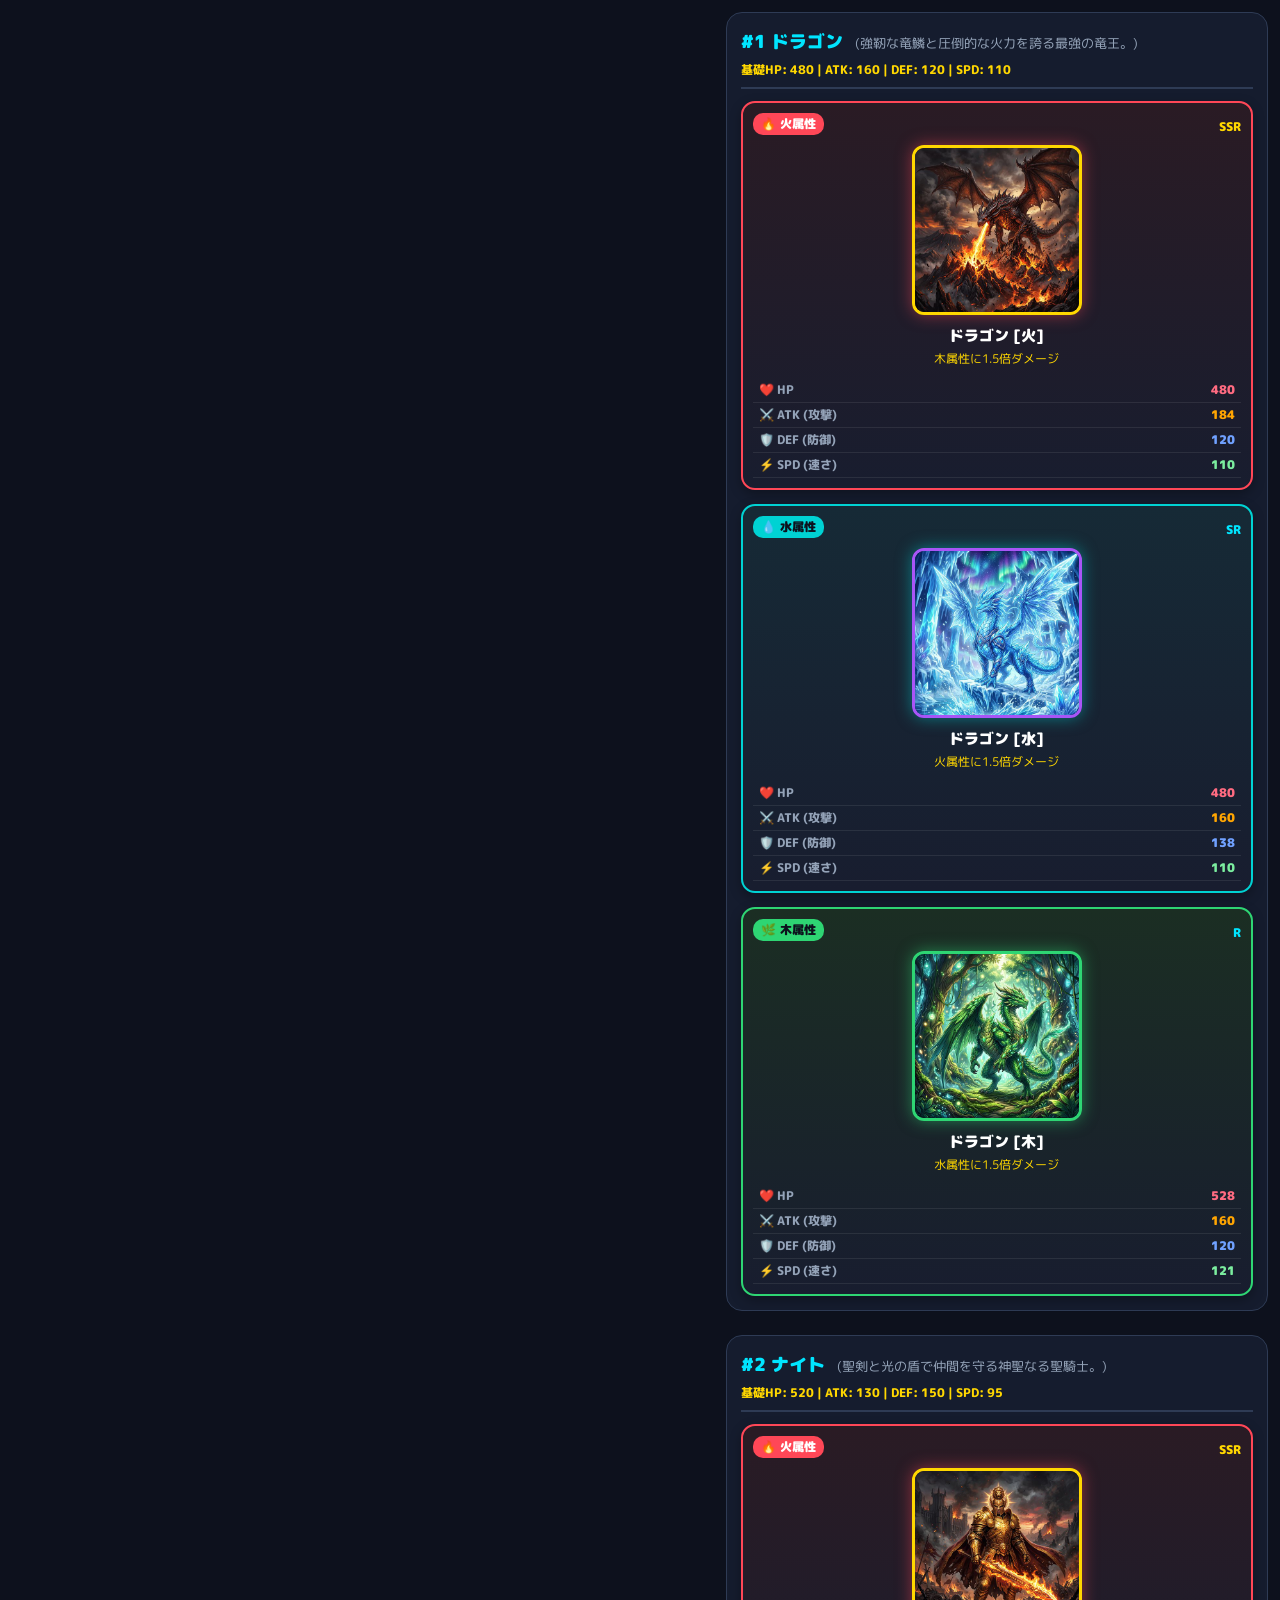
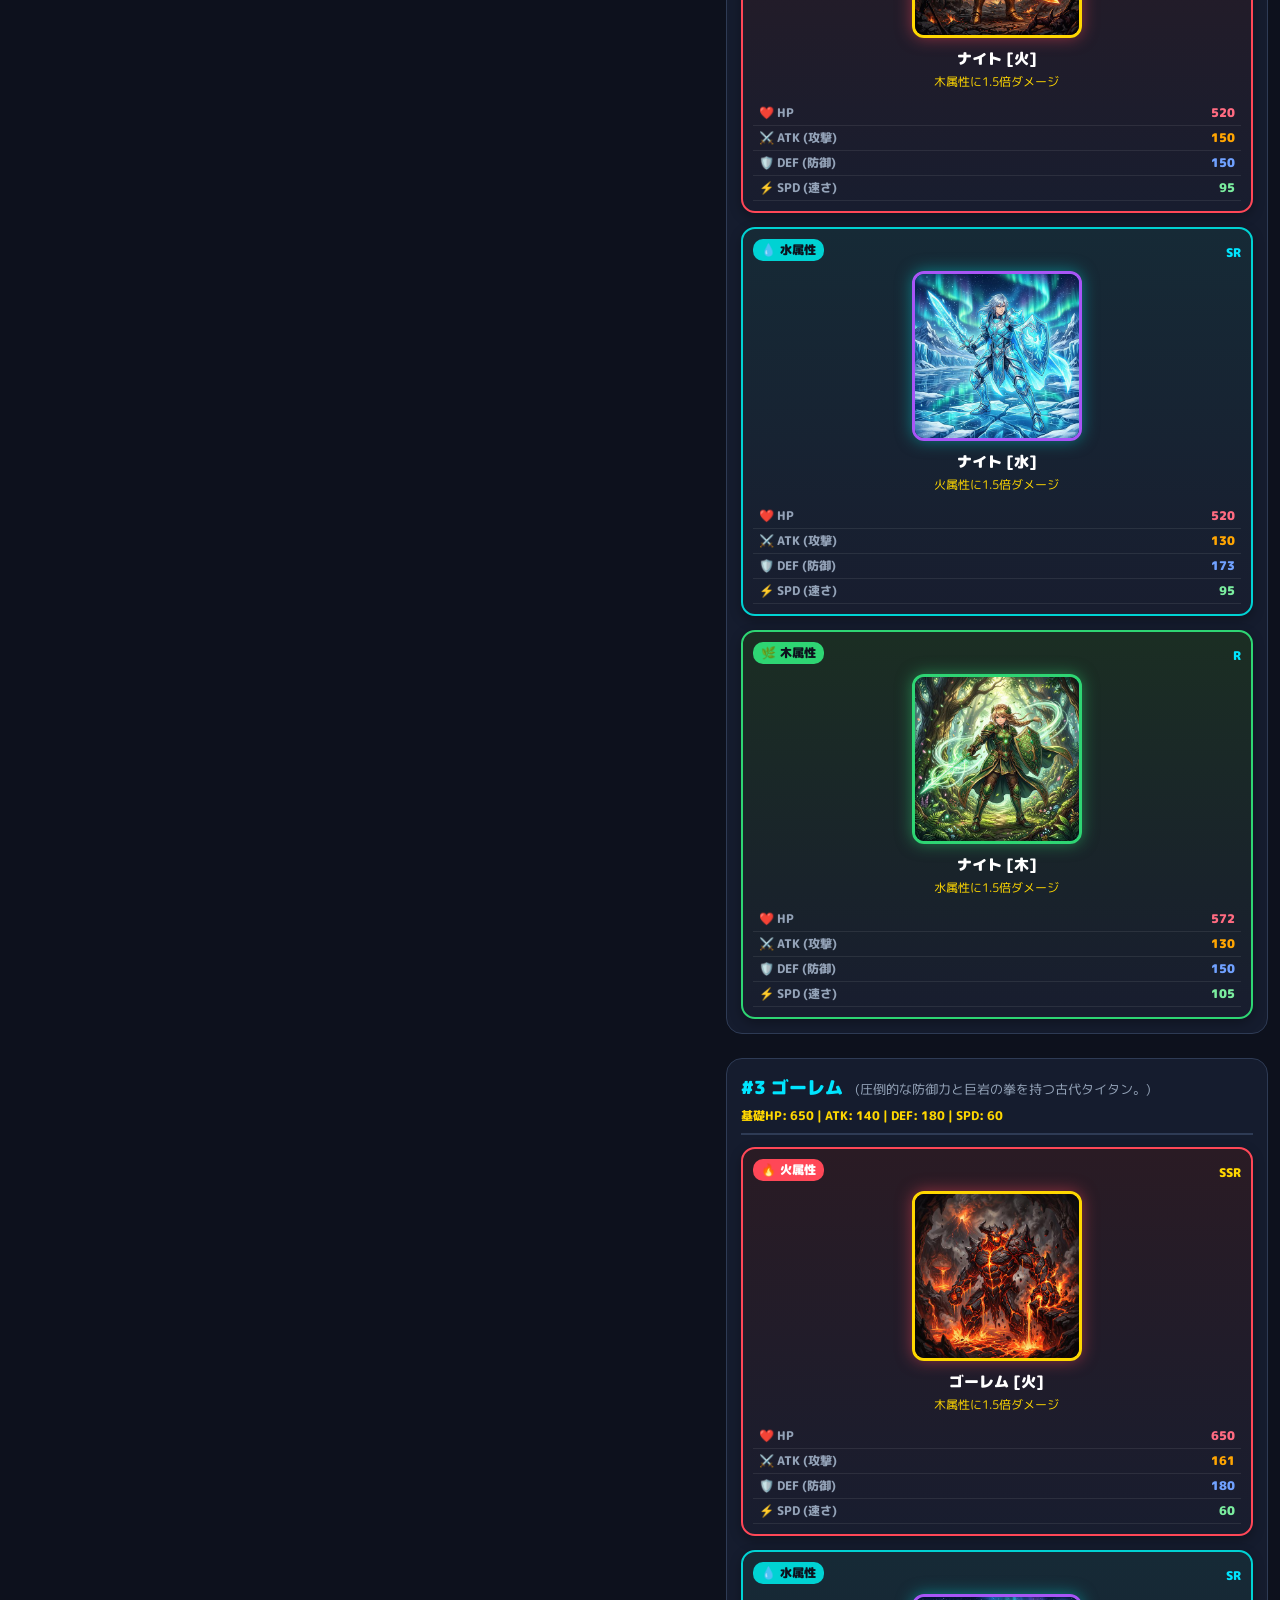
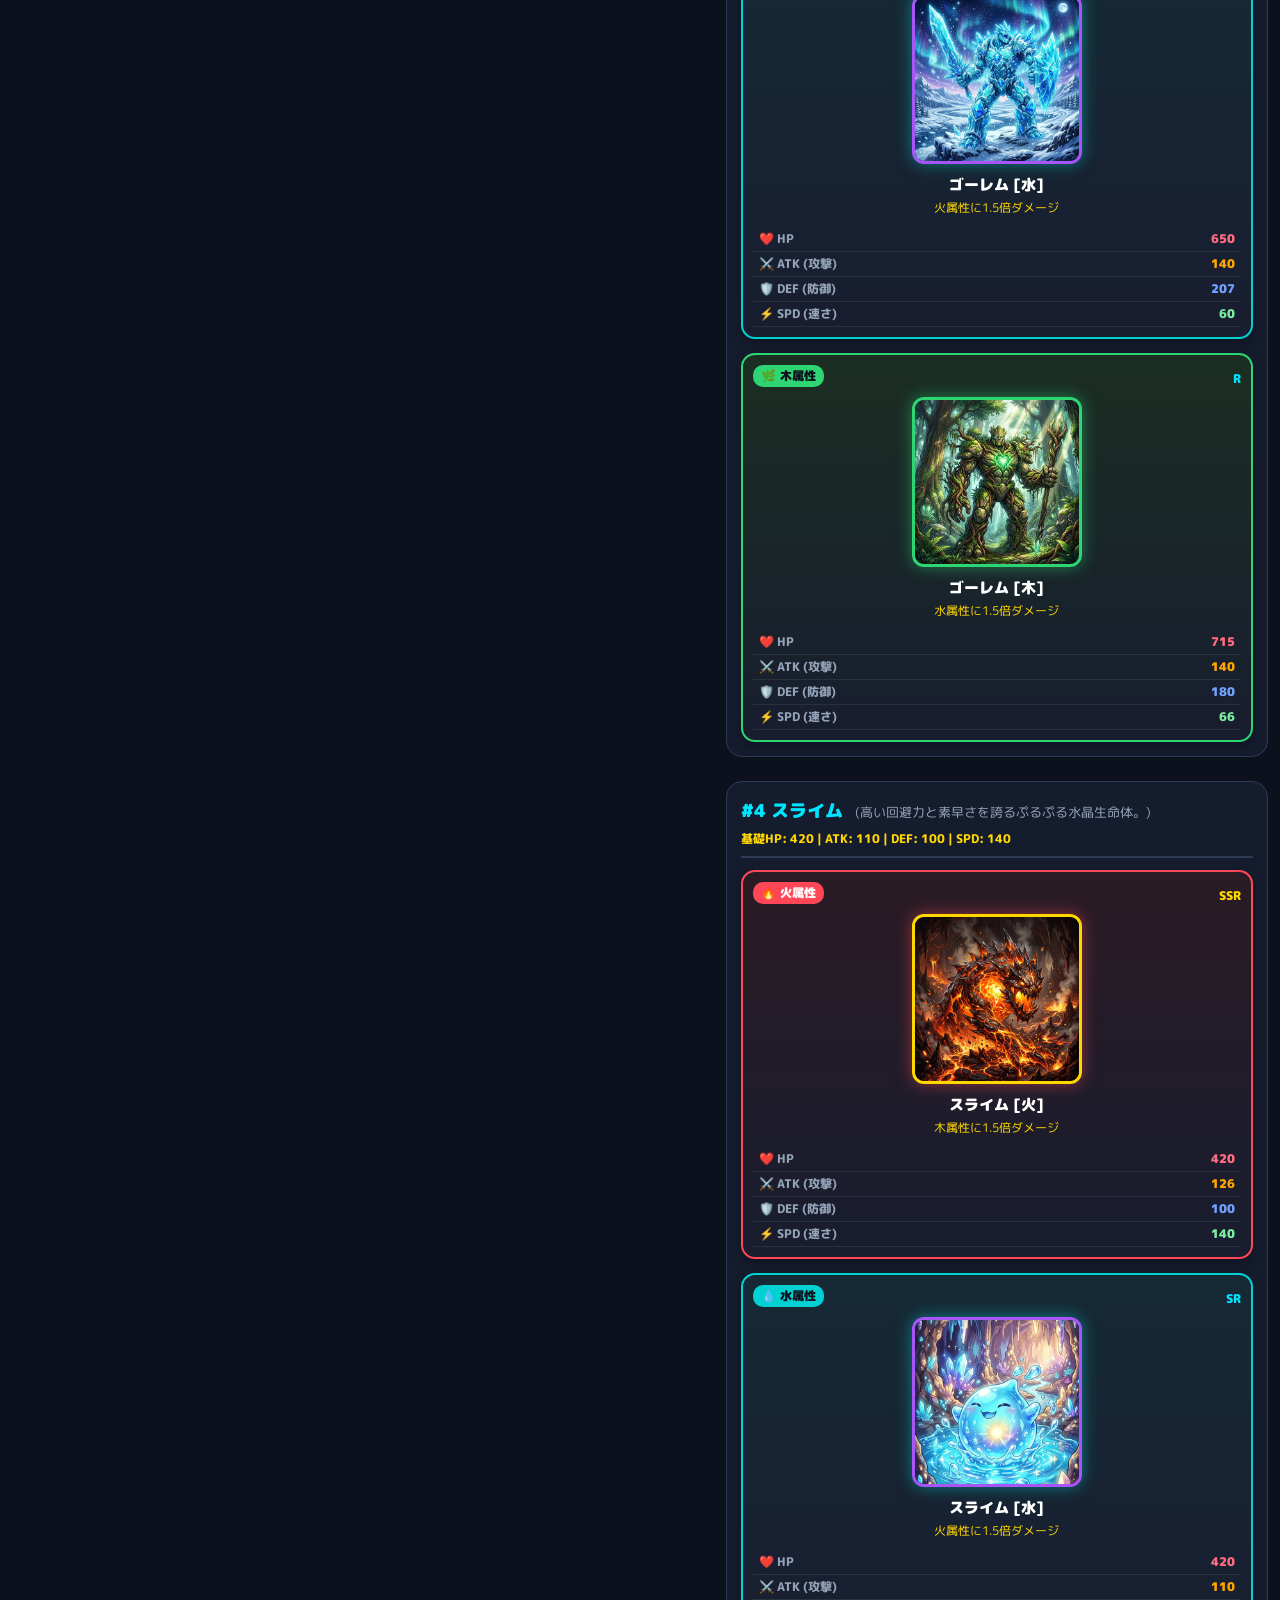
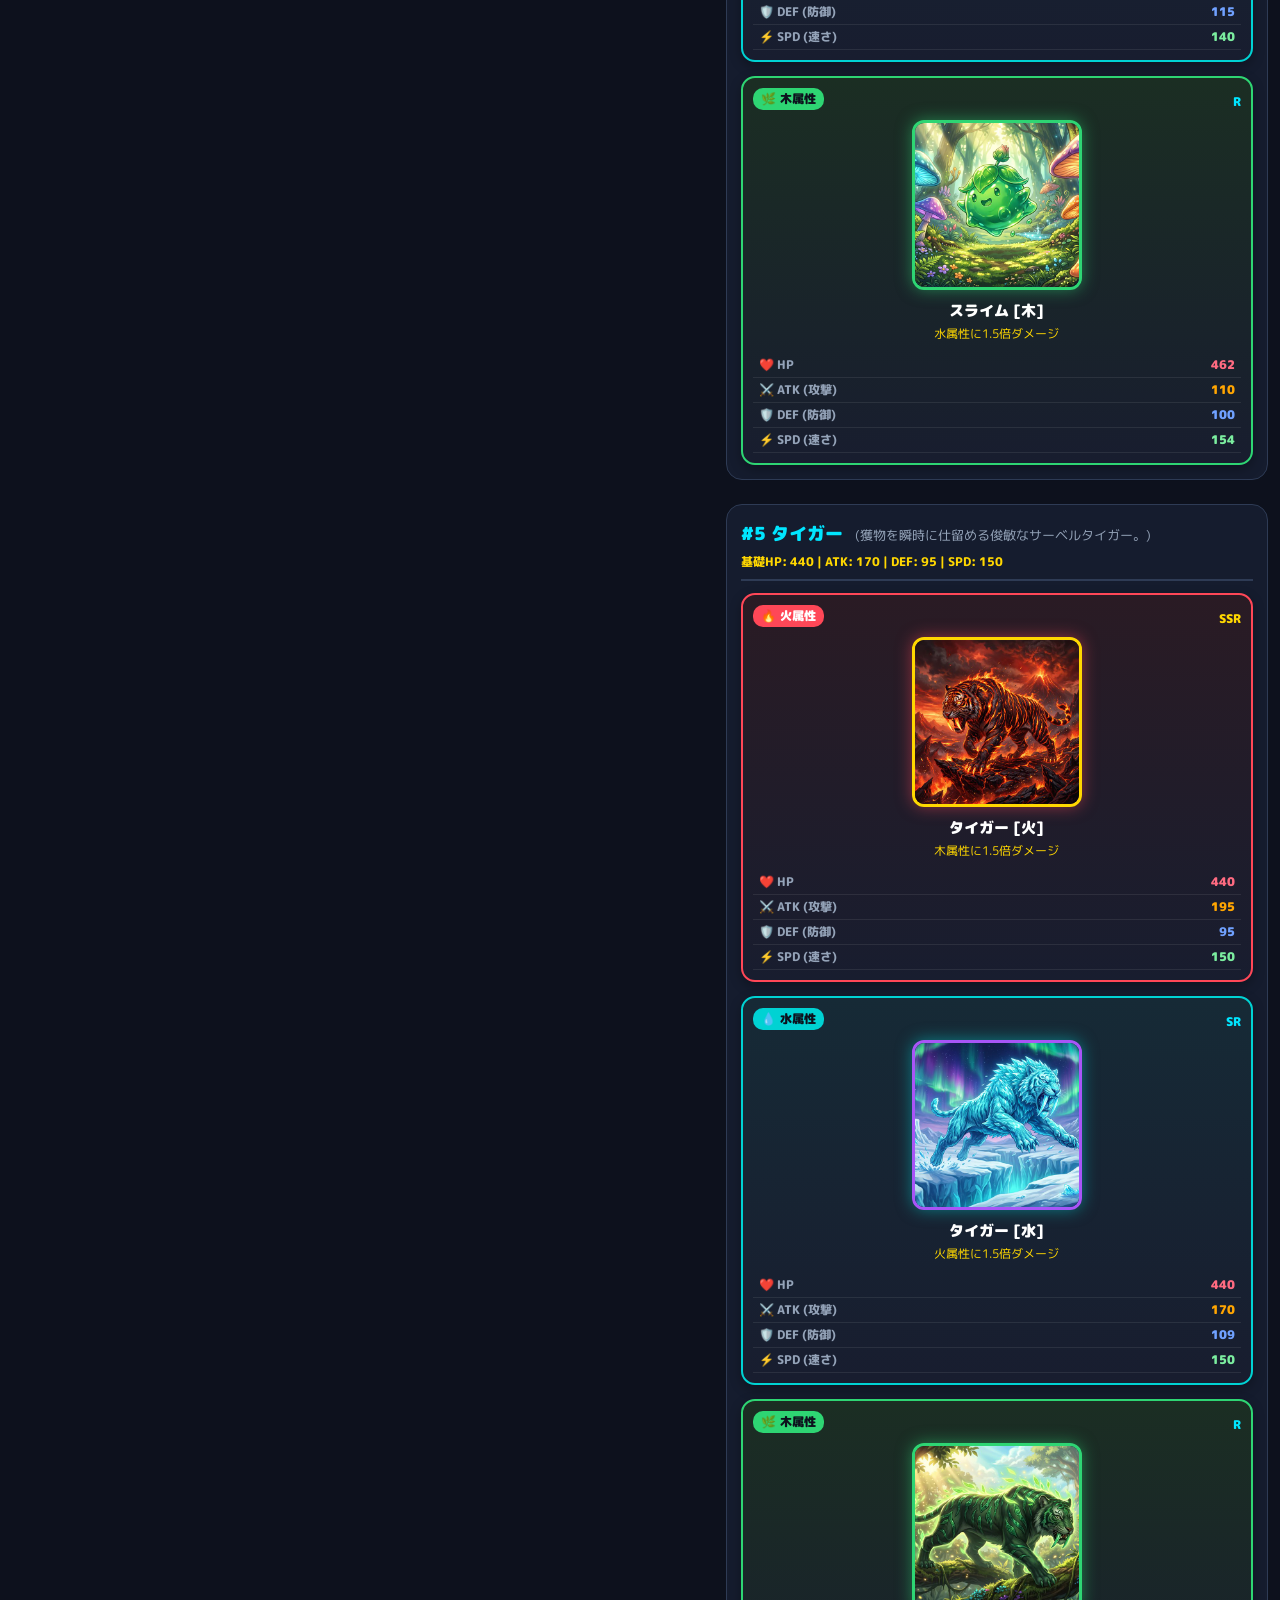
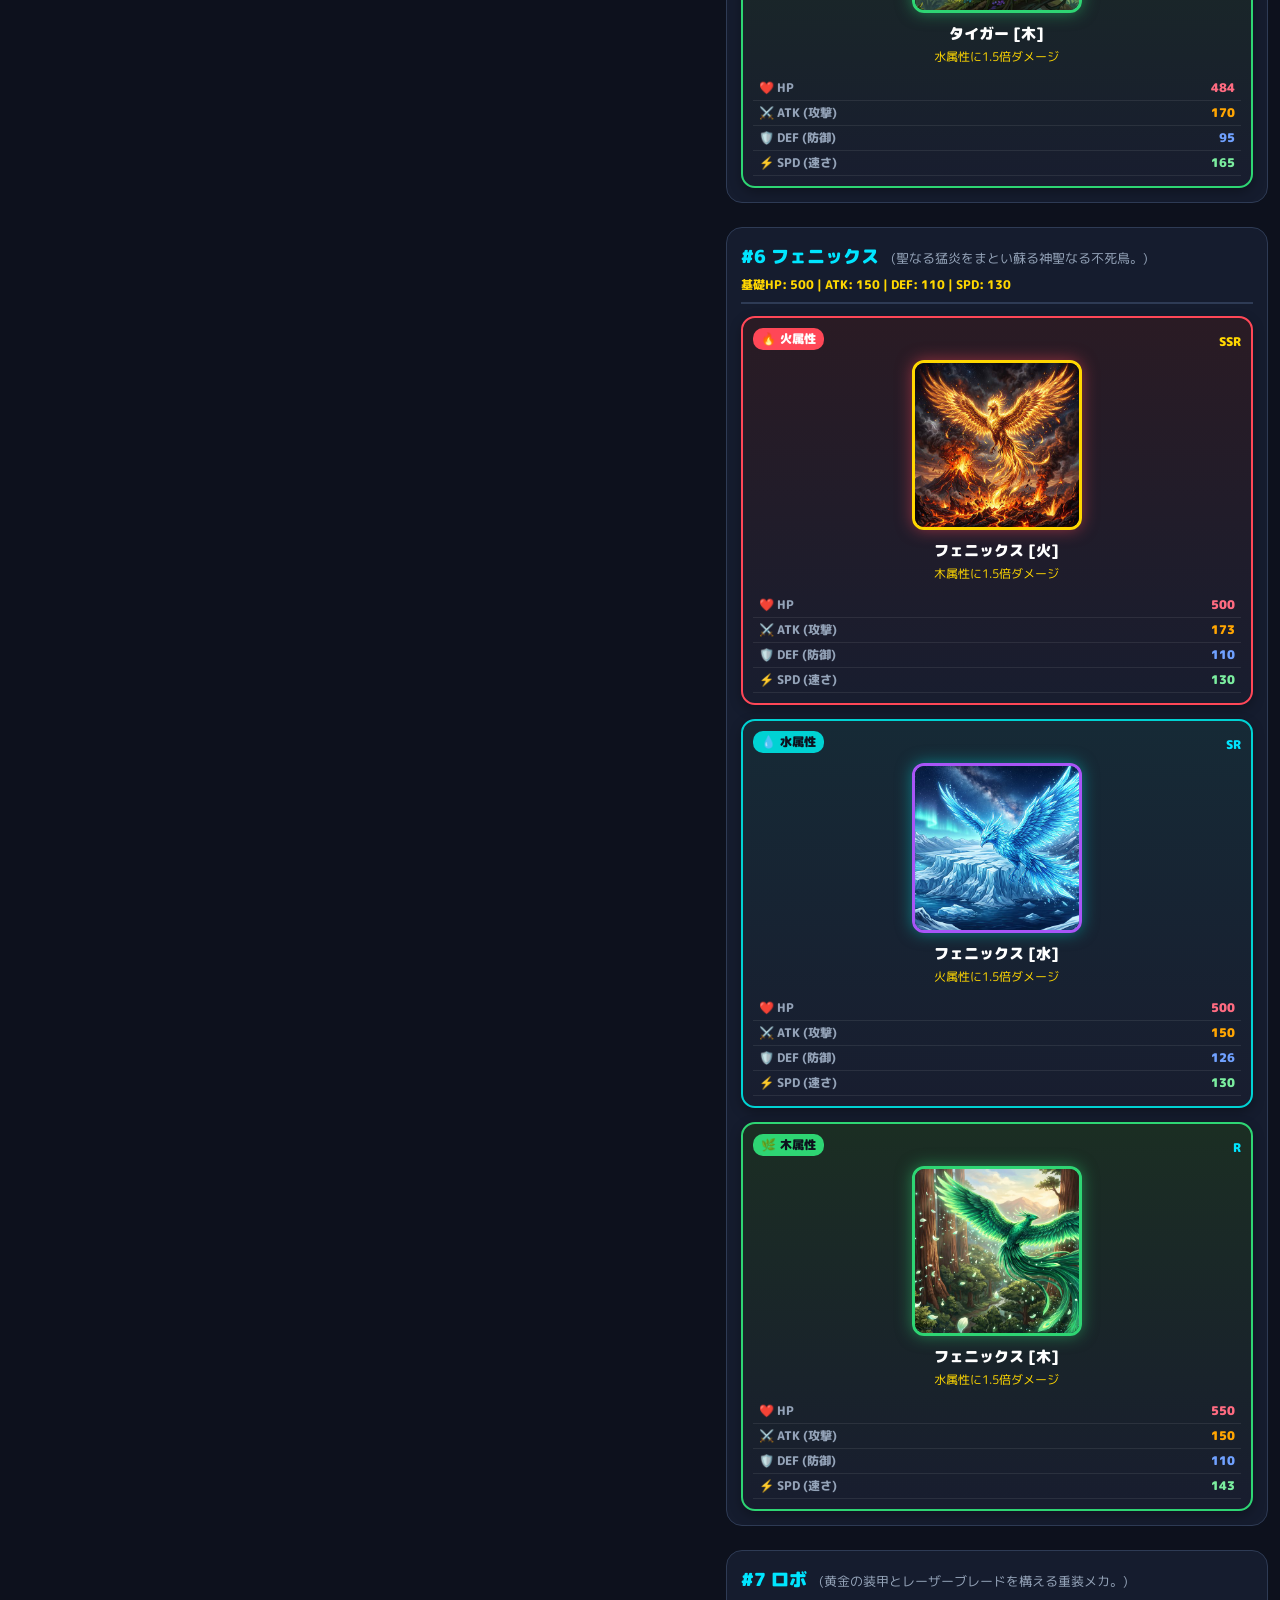
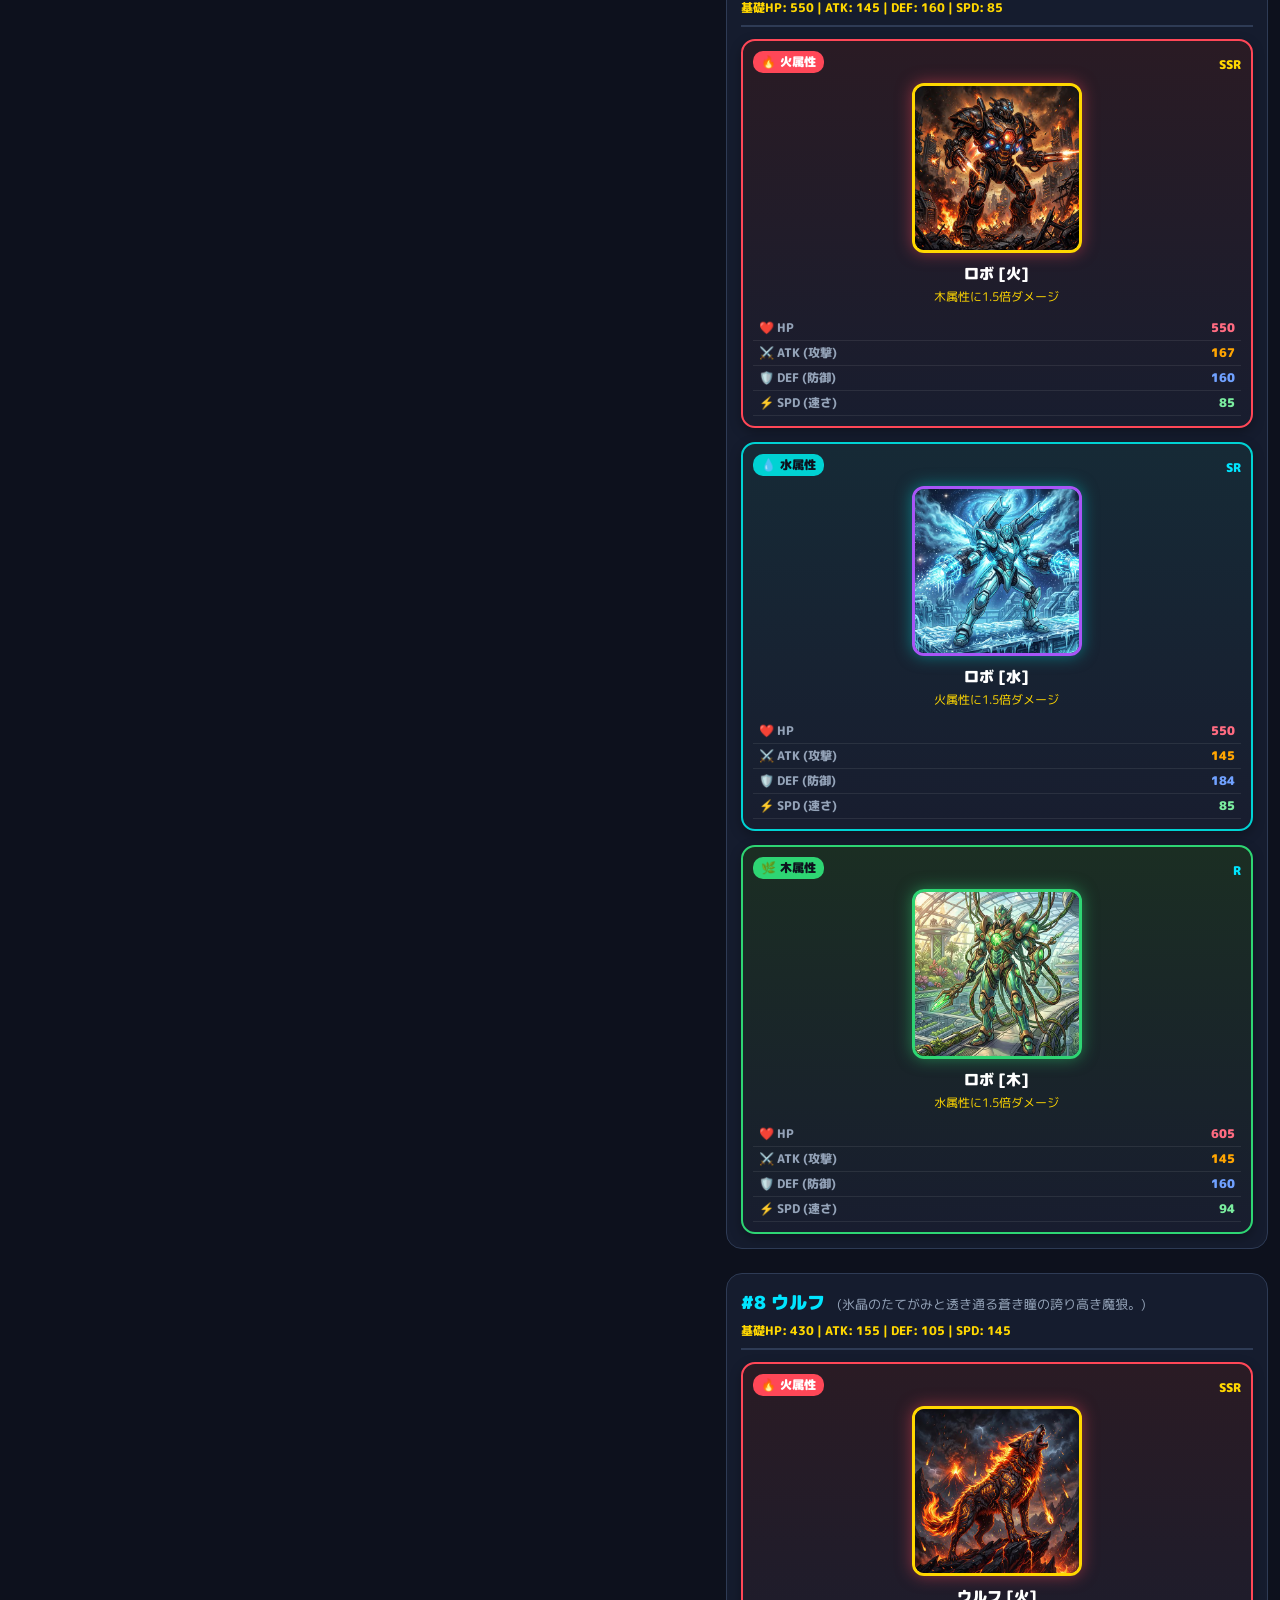
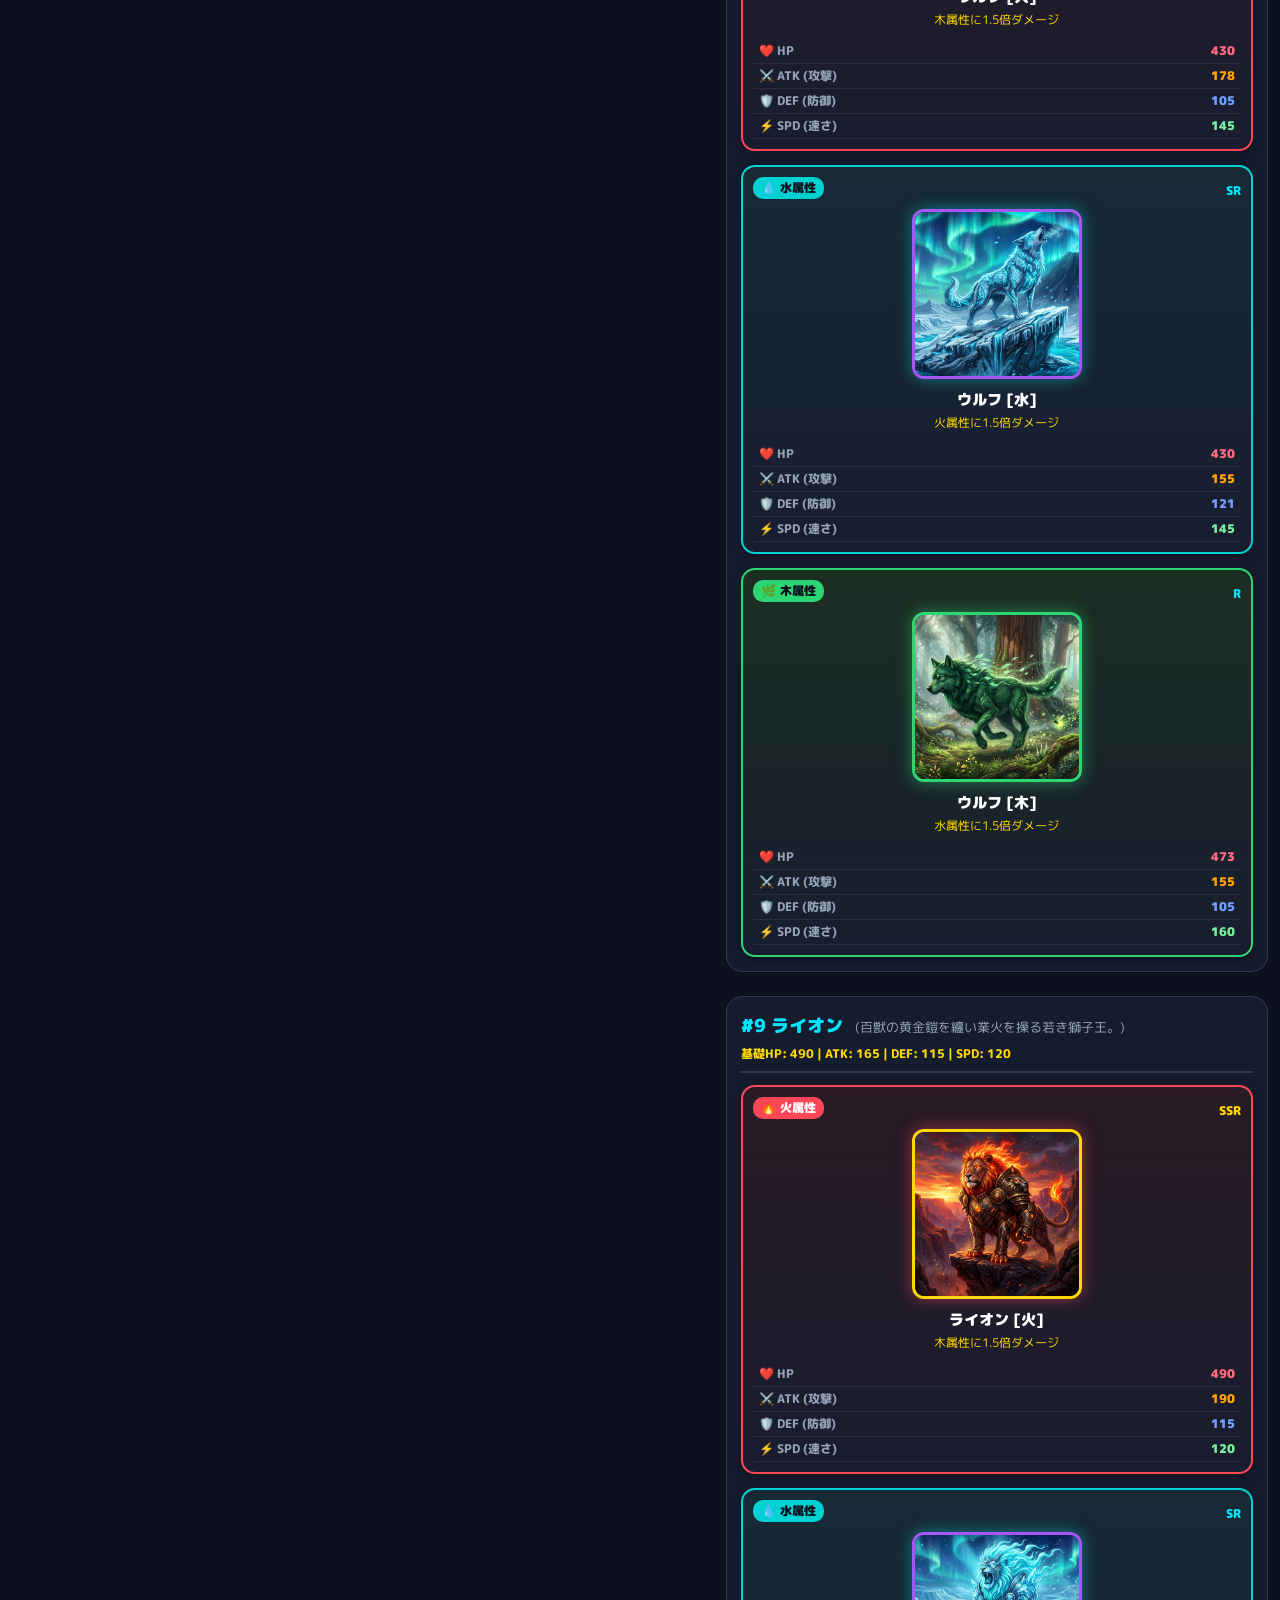
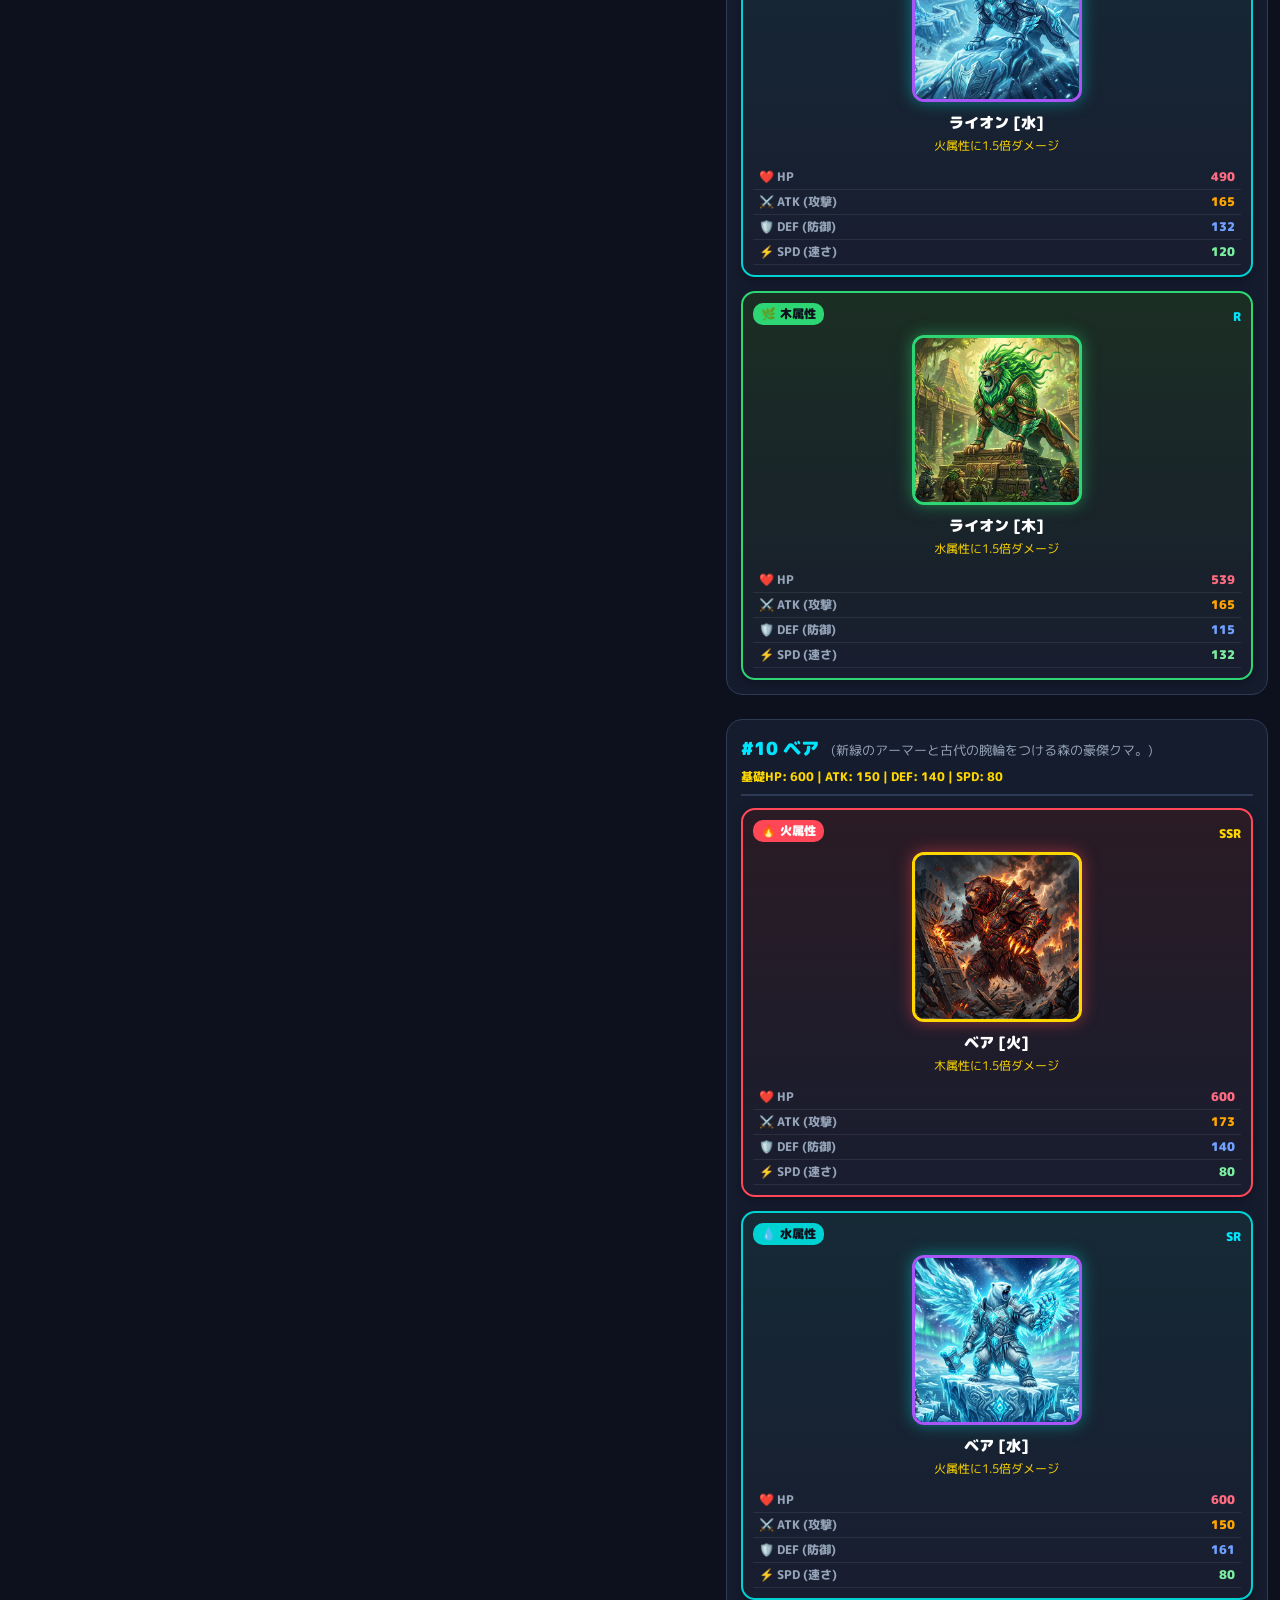
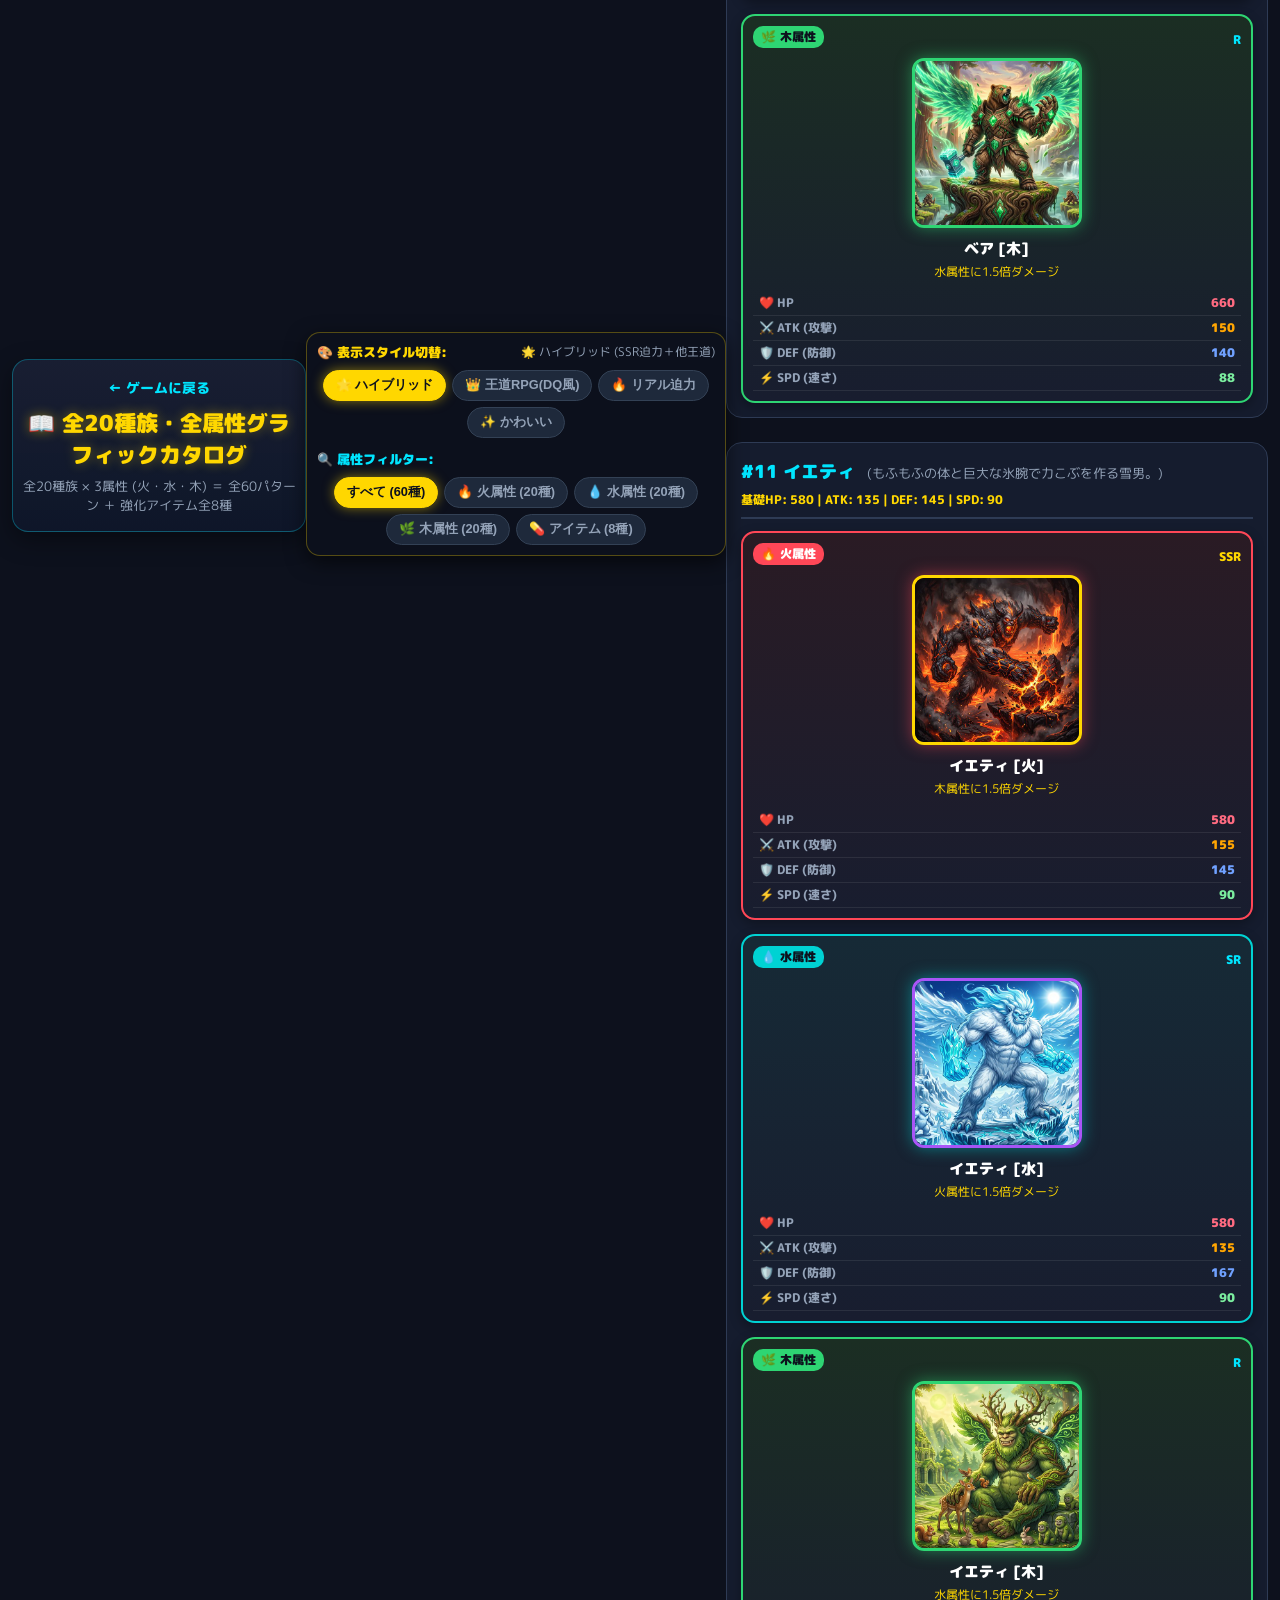
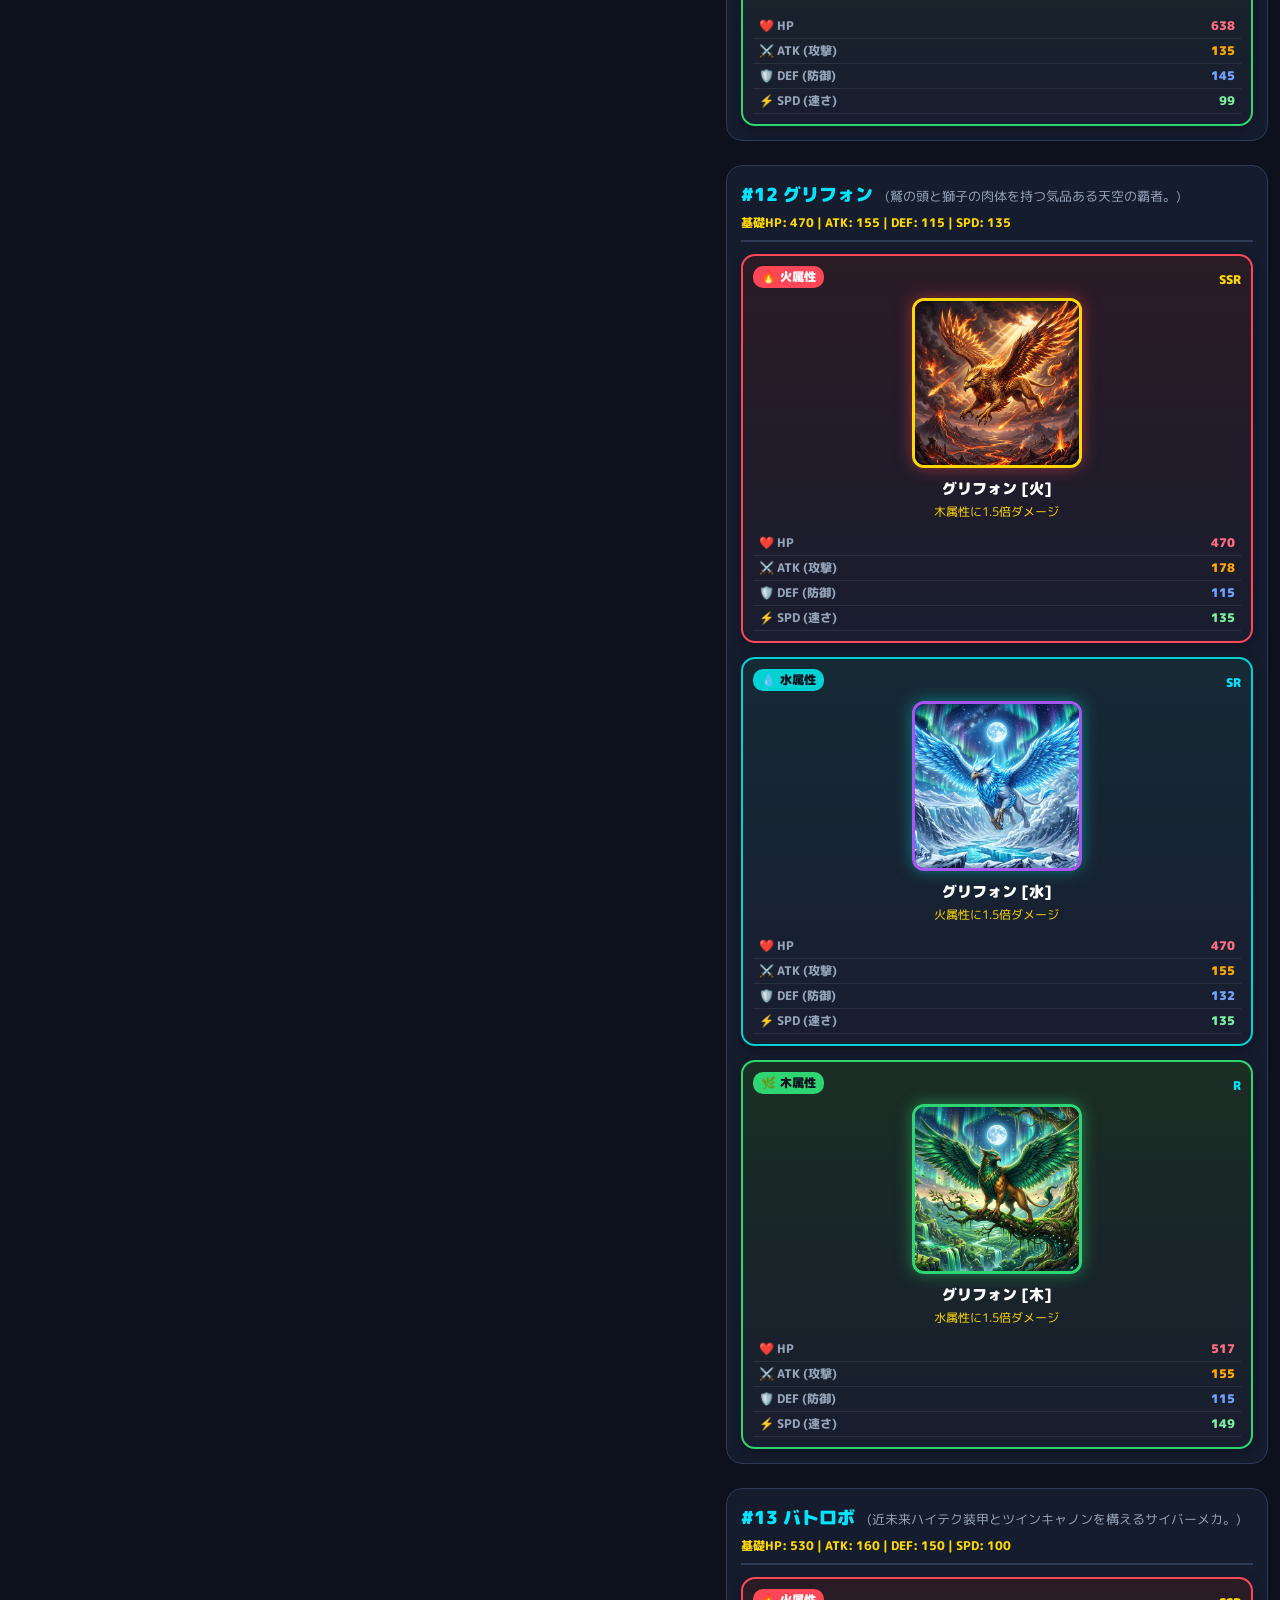
<file: catalog.html>
<!DOCTYPE html>
<html lang="ja">
<head>
  <meta charset="UTF-8">
  <meta name="viewport" content="width=device-width, initial-scale=1.0">
  <title>バーコードバトラー - 全キャラクター・全属性カタログ</title>
  <link rel="preconnect" href="https://fonts.googleapis.com">
  <link rel="preconnect" href="https://fonts.gstatic.com" crossorigin>
  <link href="https://fonts.googleapis.com/css2?family=M+PLUS+Rounded+1c:wght@700;800;900&family=Outfit:wght@800;900&display=swap" rel="stylesheet">
  <link rel="stylesheet" href="src/css/style.css?v=4.0.0-hybrid-ssr-epic">
  <style>
    body {
      background: #0d111d;
      color: #fff;
      font-family: 'M PLUS Rounded 1c', sans-serif;
      margin: 0;
      padding: 12px;
      box-sizing: border-box;
    }
    .catalog-header {
      text-align: center;
      padding: 16px 8px;
      background: linear-gradient(180deg, rgba(26, 32, 53, 0.9), rgba(15, 23, 42, 0.95));
      border-radius: 16px;
      border: 1px solid rgba(0, 229, 255, 0.3);
      margin-bottom: 16px;
      box-shadow: 0 8px 24px rgba(0, 0, 0, 0.4);
    }
    .catalog-title {
      font-size: 1.35rem;
      font-weight: 900;
      color: #ffd700;
      text-shadow: 0 0 12px rgba(255, 215, 0, 0.4);
      margin: 0 0 6px 0;
    }
    .controls-panel {
      position: sticky;
      top: 8px;
      z-index: 100;
      background: rgba(13, 17, 29, 0.95);
      backdrop-filter: blur(8px);
      padding: 10px;
      border-radius: 14px;
      border: 1px solid rgba(255, 215, 0, 0.3);
      margin-bottom: 20px;
      display: flex;
      flex-direction: column;
      gap: 8px;
      box-shadow: 0 6px 20px rgba(0, 0, 0, 0.6);
    }
    .btn-filter-group {
      display: flex;
      flex-wrap: wrap;
      gap: 6px;
      justify-content: center;
    }
    .btn-filter {
      background: #1e293b;
      border: 1px solid #334155;
      color: #94a3b8;
      padding: 6px 12px;
      border-radius: 20px;
      font-size: 0.80rem;
      font-weight: 800;
      cursor: pointer;
      transition: all 0.2s;
    }
    .btn-filter.active {
      background: #ffd700;
      color: #0d111d;
      border-color: #ffd700;
      box-shadow: 0 0 12px rgba(255, 215, 0, 0.5);
    }
    .btn-filter-fire.active {
      background: #ff4757;
      color: #fff;
      border-color: #ff4757;
      box-shadow: 0 0 12px rgba(255, 71, 87, 0.5);
    }
    .btn-filter-water.active {
      background: #00d2d3;
      color: #0d111d;
      border-color: #00d2d3;
      box-shadow: 0 0 12px rgba(0, 210, 211, 0.5);
    }
    .btn-filter-wood.active {
      background: #2ed573;
      color: #0d111d;
      border-color: #2ed573;
      box-shadow: 0 0 12px rgba(46, 213, 115, 0.5);
    }
    .species-section {
      background: #151c2e;
      border-radius: 16px;
      border: 1px solid #2e3b55;
      padding: 14px;
      margin-bottom: 24px;
    }
    .species-header {
      display: flex;
      justify-content: space-between;
      align-items: center;
      border-bottom: 2px solid #2e3b55;
      padding-bottom: 8px;
      margin-bottom: 12px;
      flex-wrap: wrap;
      gap: 6px;
    }
    .species-name {
      font-size: 1.15rem;
      font-weight: 900;
      color: #00e5ff;
    }
    .attr-grid {
      display: grid;
      grid-template-columns: repeat(auto-fit, minmax(260px, 1fr));
      gap: 14px;
    }
    .catalog-card {
      background: #1e293b;
      border-radius: 14px;
      padding: 10px;
      border: 2px solid #334155;
      display: flex;
      flex-direction: column;
      align-items: center;
      box-shadow: 0 4px 12px rgba(0, 0, 0, 0.3);
    }
    .catalog-card.attr-fire { border-color: #ff4757; background: linear-gradient(180deg, #2a1b24, #181d2f); }
    .catalog-card.attr-water { border-color: #00d2d3; background: linear-gradient(180deg, #162a36, #181d2f); }
    .catalog-card.attr-wood { border-color: #2ed573; background: linear-gradient(180deg, #1b2e23, #181d2f); }

    .card-img-wrap {
      width: 170px;
      height: 170px;
      background: radial-gradient(circle at 50% 40%, rgba(255, 255, 255, 0.08) 0%, rgba(10, 15, 29, 0.95) 100%);
      border-radius: 12px;
      overflow: hidden;
      display: flex;
      justify-content: center;
      align-items: center;
      border: 3px solid #ffd700;
      margin-bottom: 10px;
      position: relative;
      box-shadow: 0 6px 16px rgba(0, 0, 0, 0.6);
    }
    .card-img-wrap.wrap-fire {
      background: radial-gradient(circle at 50% 40%, rgba(255, 71, 87, 0.28) 0%, rgba(15, 23, 42, 0.95) 100%);
      border-color: #ff4757;
      box-shadow: 0 0 16px rgba(255, 71, 87, 0.5);
    }
    .card-img-wrap.wrap-water {
      background: radial-gradient(circle at 50% 40%, rgba(0, 210, 211, 0.28) 0%, rgba(15, 23, 42, 0.95) 100%);
      border-color: #00d2d3;
      box-shadow: 0 0 16px rgba(0, 210, 211, 0.5);
    }
    .card-img-wrap.wrap-wood {
      background: radial-gradient(circle at 50% 40%, rgba(46, 213, 115, 0.28) 0%, rgba(15, 23, 42, 0.95) 100%);
      border-color: #2ed573;
      box-shadow: 0 0 16px rgba(46, 213, 115, 0.5);
    }

    .card-art-img {
      width: 100%;
      height: 100%;
      object-fit: contain;
      background: transparent;
      filter: drop-shadow(0 6px 12px rgba(0, 0, 0, 0.7));
      transition: all 0.3s ease;
    }
    .card-art-img.element-fire {
      filter: drop-shadow(0 0 12px rgba(255, 68, 68, 0.9)) drop-shadow(0 4px 8px rgba(0, 0, 0, 0.7));
    }
    .card-art-img.element-water {
      filter: drop-shadow(0 0 12px rgba(0, 210, 255, 0.9)) drop-shadow(0 4px 8px rgba(0, 0, 0, 0.7));
    }
    .card-art-img.element-wood {
      filter: drop-shadow(0 0 12px rgba(46, 213, 115, 0.9)) drop-shadow(0 4px 8px rgba(0, 0, 0, 0.7));
    }
    .card-badge {
      display: inline-block;
      padding: 2px 8px;
      border-radius: 10px;
      font-size: 0.75rem;
      font-weight: 900;
      margin-bottom: 6px;
    }
    .badge-fire { background: #ff4757; color: #fff; }
    .badge-water { background: #00d2d3; color: #0d111d; }
    .badge-wood { background: #2ed573; color: #0d111d; }
    
    .stats-table {
      width: 100%;
      font-size: 0.76rem;
      border-collapse: collapse;
      margin-top: 6px;
    }
    .stats-table td {
      padding: 3px 6px;
      border-bottom: 1px solid rgba(255, 255, 255, 0.08);
    }
    .stats-label {
      color: #94a3b8;
      font-weight: 800;
    }
    .stats-val {
      color: #fff;
      font-weight: 900;
      text-align: right;
    }
  </style>
</head>
<body>

  <div class="catalog-header">
    <div style="margin-bottom: 8px;">
      <a href="index.html" style="color: #00e5ff; text-decoration: none; font-weight: 800; font-size: 0.9rem;">← ゲームに戻る</a>
    </div>
    <h1 class="catalog-title">📖 全20種族・全属性グラフィックカタログ</h1>
    <div style="font-size: 0.8rem; color: #94a3b8;">
      全20種族 × 3属性 (火・水・木) ＝ 全60パターン ＋ 強化アイテム全8種
    </div>
  </div>

  <div class="controls-panel">
    <div style="display: flex; justify-content: space-between; align-items: center;">
      <span style="font-size: 0.8rem; font-weight: 900; color: #ffd700;">🎨 表示スタイル切替:</span>
      <span style="font-size: 0.74rem; color: #94a3b8;" id="current-style-label">🌟 ハイブリッド (SSR迫力＋他王道)</span>
    </div>
    <div class="btn-filter-group">
      <button class="btn-filter active" onclick="setStyle('hybrid', this)">🌟 ハイブリッド</button>
      <button class="btn-filter" onclick="setStyle('heroic', this)">👑 王道RPG(DQ風)</button>
      <button class="btn-filter" onclick="setStyle('epic', this)">🔥 リアル迫力</button>
      <button class="btn-filter" onclick="setStyle('cute', this)">✨ かわいい</button>
    </div>

    <div style="display: flex; justify-content: space-between; align-items: center; margin-top: 4px;">
      <span style="font-size: 0.8rem; font-weight: 900; color: #00e5ff;">🔍 属性フィルター:</span>
    </div>
    <div class="btn-filter-group">
      <button class="btn-filter active" onclick="filterAttr('all', this)">すべて (60種)</button>
      <button class="btn-filter btn-filter-fire" onclick="filterAttr('fire', this)">🔥 火属性 (20種)</button>
      <button class="btn-filter btn-filter-water" onclick="filterAttr('water', this)">💧 水属性 (20種)</button>
      <button class="btn-filter btn-filter-wood" onclick="filterAttr('wood', this)">🌿 木属性 (20種)</button>
      <button class="btn-filter" onclick="filterAttr('item', this)">💊 アイテム (8種)</button>
    </div>
  </div>

  <!-- キャラクター一覧コンテナ -->
  <div id="character-catalog-container"></div>

  <!-- アイテム一覧コンテナ -->
  <div id="item-catalog-container" style="display: none;">
    <div class="species-section">
      <div class="species-header">
        <span class="species-name" style="color: #ffd700;">💊 強化アイテム (全8種)</span>
      </div>
      <div class="attr-grid" id="item-grid-container"></div>
    </div>
  </div>

  <script>
    const SPECIES_LIST = [
      { key: "dragon", name: "ドラゴン", baseHp: 480, baseAtk: 160, baseDef: 120, baseSpd: 110, desc: "強靭な竜鱗と圧倒的な火力を誇る最強の竜王。" },
      { key: "knight", name: "ナイト", baseHp: 520, baseAtk: 130, baseDef: 150, baseSpd: 95, desc: "聖剣と光の盾で仲間を守る神聖なる聖騎士。" },
      { key: "golem", name: "ゴーレム", baseHp: 650, baseAtk: 140, baseDef: 180, baseSpd: 60, desc: "圧倒的な防御力と巨岩の拳を持つ古代タイタン。" },
      { key: "slime", name: "スライム", baseHp: 420, baseAtk: 110, baseDef: 100, baseSpd: 140, desc: "高い回避力と素早さを誇るぷるぷる水晶生命体。" },
      { key: "tiger", name: "タイガー", baseHp: 440, baseAtk: 170, baseDef: 95, baseSpd: 150, desc: "獲物を瞬時に仕留める俊敏なサーベルタイガー。" },
      { key: "phoenix", name: "フェニックス", baseHp: 500, baseAtk: 150, baseDef: 110, baseSpd: 130, desc: "聖なる猛炎をまとい蘇る神聖なる不死鳥。" },
      { key: "robot", name: "ロボ", baseHp: 550, baseAtk: 145, baseDef: 160, baseSpd: 85, desc: "黄金の装甲とレーザーブレードを構える重装メカ。" },
      { key: "wolf", name: "ウルフ", baseHp: 430, baseAtk: 155, baseDef: 105, baseSpd: 145, desc: "氷晶のたてがみと透き通る蒼き瞳の誇り高き魔狼。" },
      { key: "lion", name: "ライオン", baseHp: 490, baseAtk: 165, baseDef: 115, baseSpd: 120, desc: "百獣の黄金鎧を纏い業火を操る若き獅子王。" },
      { key: "bear", name: "ベア", baseHp: 600, baseAtk: 150, baseDef: 140, baseSpd: 80, desc: "新緑のアーマーと古代の腕輪をつける森の豪傑クマ。" },
      { key: "yeti", name: "イエティ", baseHp: 580, baseAtk: 135, baseDef: 145, baseSpd: 90, desc: "もふもふの体と巨大な氷腕で力こぶを作る雪男。" },
      { key: "griffon", name: "グリフォン", baseHp: 470, baseAtk: 155, baseDef: 115, baseSpd: 135, desc: "鷲の頭と獅子の肉体を持つ気品ある天空の覇者。" },
      { key: "battlerobot", name: "バトロボ", baseHp: 530, baseAtk: 160, baseDef: 150, baseSpd: 100, desc: "近未来ハイテク装甲とツインキャノンを構えるサイバーメカ。" },
      { key: "kraken", name: "クラーケン", baseHp: 560, baseAtk: 140, baseDef: 135, baseSpd: 105, desc: "黄金の三叉槍と貝殻盾を持つ深海のタコ王。" },
      { key: "pegasus", name: "ペガサス", baseHp: 460, baseAtk: 130, baseDef: 110, baseSpd: 160, desc: "黄金に輝く翼と蹄で天空を駆ける神聖な天馬。" },
      { key: "chimera", name: "キマイラ", baseHp: 510, baseAtk: 155, baseDef: 125, baseSpd: 115, desc: "獅子・山羊・竜翼・蛇尾が三位一体となった伝説の怪獣。" },
      { key: "cerberus", name: "デーモン(ケルベロス)", keyImg: "cerberus", baseHp: 490, baseAtk: 165, baseDef: 110, baseSpd: 125, desc: "炎の首輪をつけた三つ首の元気なファイアハウンド。" },
      { key: "leviathan", name: "レヴィアタン", baseHp: 540, baseAtk: 145, baseDef: 140, baseSpd: 115, desc: "碧羅の鱗とヒレ翼を広げ優雅に泳ぐ深海の水竜。" },
      { key: "necromancer", name: "ネクロマンサー", baseHp: 410, baseAtk: 175, baseDef: 90, baseSpd: 130, desc: "魔法の帽子と水晶杖を持ち小霊を操る少年魔法使い。" },
      { key: "phantom", name: "ファントム", baseHp: 430, baseAtk: 160, baseDef: 95, baseSpd: 155, desc: "星くずオーラを放ち魔女帽子をかぶる愛らしいゴースト。" }
    ];

    const ATTR_LIST = [
      { id: "fire", name: "火属性", color: "#ff4757", icon: "🔥", badgeClass: "badge-fire", cardClass: "attr-fire", bonusDesc: "木属性に1.5倍ダメージ" },
      { id: "water", name: "水属性", color: "#00d2d3", icon: "💧", badgeClass: "badge-water", cardClass: "attr-water", bonusDesc: "火属性に1.5倍ダメージ" },
      { id: "wood", name: "木属性", color: "#2ed573", icon: "🌿", badgeClass: "badge-wood", cardClass: "attr-wood", bonusDesc: "水属性に1.5倍ダメージ" }
    ];

    const ITEMS_LIST = [
      { name: "えりくさー", img: "src/assets/images/cards_items/elixir.jpg", desc: "HPを200回復する聖なる霊薬。" },
      { name: "はかいのつるぎ", img: "src/assets/images/cards_items/sword.jpg", desc: "ATKを+40上昇させる燃え盛る大剣。" },
      { name: "いあつのたて", img: "src/assets/images/cards_items/shield.jpg", desc: "DEFを+40上昇させる黄金の守護盾。" },
      { name: "ひかりのたびびと", img: "src/assets/images/cards_items/boots.jpg", desc: "SPDを+30上昇させ先制率を高めるブーツ。" },
      { name: "びくとりーのたま", img: "src/assets/images/cards_items/victory_orb.jpg", desc: "会心率(クリティカル)を+25%上昇させる宝珠。" },
      { name: "まほうのばくだん", img: "src/assets/images/cards_items/bomb.jpg", desc: "敵全体に120固定ダメージを与える魔法爆弾。" },
      { name: "ふ死鳥の水", img: "src/assets/images/cards_items/phoenix_water.jpg", desc: "SPを全回復し強力な必殺技を即発動可能にする。" },
      { name: "おうかんの輝き", img: "src/assets/images/cards_items/crown_shine.jpg", desc: "全ステータス(HP/ATK/DEF/SPD)を+15%強化する。" }
    ];

    let currentStyle = 'hybrid';
    let currentAttr = 'all';

    function getImgPath(speciesKey, style, isSSR, attrId) {
      const fileKey = speciesKey;
      const elem = attrId || 'fire';

      const stdCardPath = `src/assets/images/cards_standard/${fileKey}_${elem}.jpg`;
      const ssrCardPath = `src/assets/images/cards_ssr/${fileKey}_${elem}.jpg`;

      // 1. ハイブリッドモード (SSRはEpic専用フルアート / SR・R・Nは王道RPGフルアート)
      if (style === 'hybrid') {
        if (isSSR) return ssrCardPath;
        return stdCardPath;
      }
      // 2. リアル迫力 (Epic) モード (全レアリティSSRグラフィック)
      if (style === 'epic') return ssrCardPath;

      // 3. 王道RPG (Heroic/Standard) モード (全レアリティ通常グラフィック)
      if (style === 'heroic' || style === 'standard') return stdCardPath;

      // 4. かわいい (Cute) モード
      if (style === 'cute') return `src/assets/images/monsters_cute/${fileKey}.png`;

      return isSSR ? ssrCardPath : stdCardPath;
    }

    function renderCatalog() {
      const container = document.getElementById('character-catalog-container');
      const itemContainer = document.getElementById('item-catalog-container');
      
      if (currentAttr === 'item') {
        container.style.display = 'none';
        itemContainer.style.display = 'block';
        renderItems();
        return;
      }

      container.style.display = 'block';
      itemContainer.style.display = 'none';
      container.innerHTML = '';

      SPECIES_LIST.forEach((sp, spIdx) => {
        const fileKey = sp.keyImg || sp.key;
        const filteredAttrs = (currentAttr === 'all') 
          ? ATTR_LIST 
          : ATTR_LIST.filter(a => a.id === currentAttr);

        if (filteredAttrs.length === 0) return;

        const section = document.createElement('div');
        section.className = 'species-section';

        section.innerHTML = `
          <div class="species-header">
            <div>
              <span class="species-name">#${spIdx + 1} ${sp.name}</span>
              <span style="font-size:0.8rem; color:#94a3b8; margin-left:8px;">(${sp.desc})</span>
            </div>
            <div style="font-size:0.75rem; color:#ffd700; font-weight:800;">
              基礎HP: ${sp.baseHp} | ATK: ${sp.baseAtk} | DEF: ${sp.baseDef} | SPD: ${sp.baseSpd}
            </div>
          </div>
          <div class="attr-grid" id="grid-${sp.key}"></div>
        `;

        container.appendChild(section);

        const grid = section.querySelector(`#grid-${sp.key}`);
        filteredAttrs.forEach((attr, attrIdx) => {
          // SSRデモ用（火属性をSSR、水属性をSR、木属性をRとしてシミュレート）
          const rarity = (attr.id === 'fire') ? 'SSR' : (attr.id === 'water' ? 'SR' : 'R');
          const isSSR = (rarity === 'SSR');
          const imgPath = getImgPath(fileKey, currentStyle, isSSR, attr.id);

          // 属性によるステータス補正
          let hp = sp.baseHp;
          let atk = sp.baseAtk;
          let def = sp.baseDef;
          let spd = sp.baseSpd;
          if (attr.id === 'fire') atk = Math.round(atk * 1.15);
          if (attr.id === 'water') def = Math.round(def * 1.15);
          if (attr.id === 'wood') { hp = Math.round(hp * 1.10); spd = Math.round(spd * 1.10); }

          const card = document.createElement('div');
          card.className = `catalog-card ${attr.cardClass}`;
          card.innerHTML = `
            <div style="display:flex; justify-content:space-between; width:100%; margin-bottom:4px; align-items:center;">
              <span class="card-badge ${attr.badgeClass}">${attr.icon} ${attr.name}</span>
              <span style="font-weight:900; font-size:0.78rem; color:${isSSR ? '#ffd700' : '#00e5ff'};">${rarity}</span>
            </div>
            <div class="card-img-wrap wrap-${attr.id}" style="border-color: ${isSSR ? '#ffd700' : (rarity === 'SR' ? '#a855f7' : (attr.id === 'fire' ? '#ff4757' : attr.id === 'water' ? '#00d2d3' : '#2ed573'))};">
              <img src="${imgPath}" class="card-art-img element-${attr.id}" alt="${sp.name}" loading="lazy">
            </div>
            <div style="font-weight:900; font-size:0.95rem; margin-bottom:4px; color:#fff;">
              ${sp.name} [${attr.name.charAt(0)}]
            </div>
            <div style="font-size:0.72rem; color:#ffd700; margin-bottom:4px;">
              ${attr.bonusDesc}
            </div>
            <table class="stats-table">
              <tr><td class="stats-label">❤️ HP</td><td class="stats-val" style="color:#ff6b81;">${hp}</td></tr>
              <tr><td class="stats-label">⚔️ ATK (攻撃)</td><td class="stats-val" style="color:#ffa502;">${atk}</td></tr>
              <tr><td class="stats-label">🛡️ DEF (防御)</td><td class="stats-val" style="color:#70a1ff;">${def}</td></tr>
              <tr><td class="stats-label">⚡ SPD (速さ)</td><td class="stats-val" style="color:#7bed9f;">${spd}</td></tr>
            </table>
          `;
          grid.appendChild(card);
        });
      });
    }

    function renderItems() {
      const grid = document.getElementById('item-grid-container');
      grid.innerHTML = '';
      ITEMS_LIST.forEach((item, idx) => {
        const card = document.createElement('div');
        card.className = 'catalog-card';
        card.style.borderColor = '#ffd700';
        card.innerHTML = `
          <div style="display:flex; justify-content:space-between; width:100%; margin-bottom:4px; align-items:center;">
            <span class="card-badge" style="background:#ffd700; color:#0d111d;">💊 ITEM #${idx + 1}</span>
            <span style="font-weight:900; font-size:0.78rem; color:#ffd700;">強化アイテム</span>
          </div>
          <div class="card-img-wrap" style="border-color:#ffd700;">
            <img src="${item.img}" alt="${item.name}">
          </div>
          <div style="font-weight:900; font-size:0.95rem; margin-bottom:4px; color:#ffd700;">
            ${item.name}
          </div>
          <div style="font-size:0.76rem; color:#e2e8f0; text-align:center; padding:4px;">
            ${item.desc}
          </div>
        `;
        grid.appendChild(card);
      });
    }

    function setStyle(style, btn) {
      currentStyle = style;
      document.querySelectorAll('.controls-panel .btn-filter-group:first-of-type .btn-filter').forEach(b => b.classList.remove('active'));
      btn.classList.add('active');

      const labelMap = {
        'hybrid': '🌟 ハイブリッド (SSR迫力＋他王道)',
        'heroic': '👑 王道RPG (全レアDQ・ポケモン風)',
        'epic': '🔥 リアル迫力 (全レアEpic)',
        'cute': '✨ かわいい (全レアCute)'
      };
      document.getElementById('current-style-label').innerText = labelMap[style] || style;
      renderCatalog();
    }

    function filterAttr(attr, btn) {
      currentAttr = attr;
      document.querySelectorAll('.controls-panel .btn-filter-group:last-of-type .btn-filter').forEach(b => b.classList.remove('active'));
      btn.classList.add('active');
      renderCatalog();
    }

    // 初回レンダリング
    document.addEventListener('DOMContentLoaded', () => {
      renderCatalog();
    });
  </script>
</body>
</html>
</file>
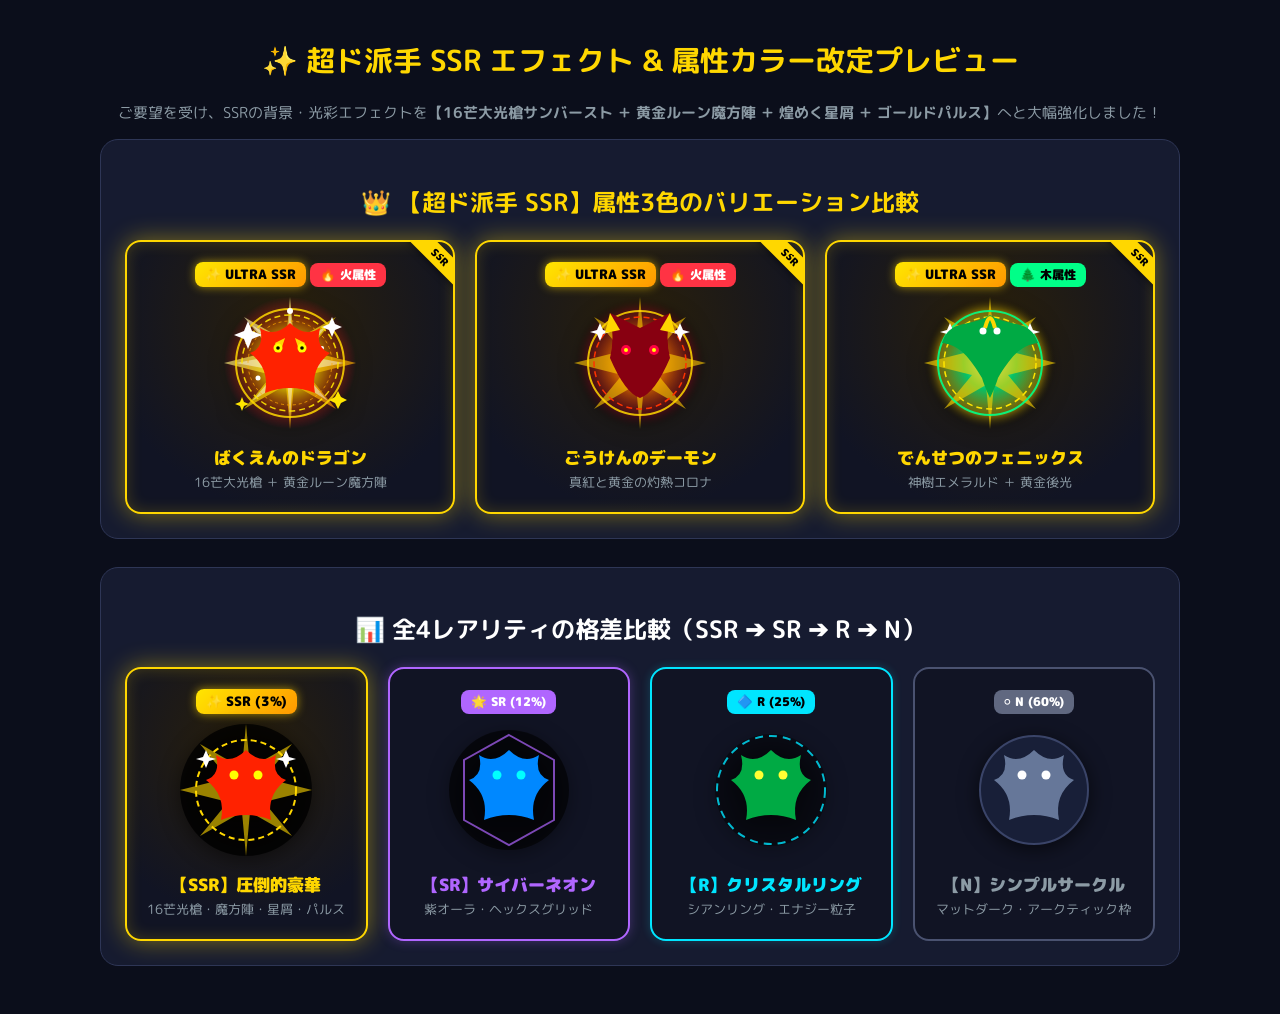
<file: preview_graphics.html>
<!DOCTYPE html>
<html lang="ja">
<head>
  <meta charset="UTF-8">
  <meta name="viewport" content="width=device-width, initial-scale=1.0">
  <title>✨ 超ド派手 SSR エフェクト & 属性カラー候補プレビュー</title>
  <link rel="preconnect" href="https://fonts.googleapis.com">
  <link rel="preconnect" href="https://fonts.gstatic.com" crossorigin>
  <link href="https://fonts.googleapis.com/css2?family=M+PLUS+Rounded+1c:wght@700;800;900&family=Outfit:wght@800;900&display=swap" rel="stylesheet">
  <style>
    :root {
      --bg-dark: #0b0e1b;
      --card-bg: #161b30;
      --text-main: #ffffff;
      --text-muted: #8c9ba5;
      --accent-gold: #ffd700;
      --primary-pink: #ff0055;
      --secondary-cyan: #00e5ff;
    }
    body {
      background: var(--bg-dark);
      color: var(--text-main);
      font-family: 'M PLUS Rounded 1c', sans-serif;
      margin: 0;
      padding: 20px;
    }
    h1, h2, h3 { text-align: center; }
    .container { max-width: 1080px; margin: 0 auto; }
    
    .section-box {
      background: var(--card-bg);
      border-radius: 18px;
      padding: 24px;
      margin-bottom: 28px;
      border: 1px solid #2e3656;
    }

    .grid-row {
      display: grid;
      grid-template-columns: repeat(auto-fit, minmax(220px, 1fr));
      gap: 20px;
      margin-top: 16px;
    }

    .preview-card {
      background: #111424;
      border-radius: 16px;
      padding: 20px 16px;
      text-align: center;
      border: 2px solid #283050;
      transition: transform 0.2s ease, box-shadow 0.2s ease;
      position: relative;
      overflow: hidden;
    }
    .preview-card:hover {
      transform: translateY(-6px);
    }

    /* 超ド派手 SSR カード枠 & パルスアニメーション */
    .card-ssr-ultra {
      border: 2.5px solid #ffd700;
      background: radial-gradient(circle at 50% 30%, #2a200a 0%, #111424 75%);
      box-shadow: 0 0 24px rgba(255, 215, 0, 0.45), inset 0 0 16px rgba(255, 215, 0, 0.2);
      animation: ssr-glow-pulse 2.5s infinite alternate ease-in-out;
    }

    @keyframes ssr-glow-pulse {
      0% {
        box-shadow: 0 0 16px rgba(255, 215, 0, 0.35), inset 0 0 8px rgba(255, 215, 0, 0.15);
      }
      100% {
        box-shadow: 0 0 32px rgba(255, 230, 0, 0.7), inset 0 0 20px rgba(255, 215, 0, 0.4);
      }
    }

    .card-sr {
      border-color: #b066ff;
      box-shadow: 0 0 12px rgba(176, 102, 255, 0.3);
    }
    .card-r {
      border-color: #00e5ff;
      box-shadow: 0 0 10px rgba(0, 229, 255, 0.2);
    }
    .card-n {
      border-color: #4a5270;
    }

    .sprite-box {
      width: 140px;
      height: 140px;
      margin: 0 auto 12px auto;
      display: flex;
      align-items: center;
      justify-content: center;
      position: relative;
    }
    .sprite-box svg {
      width: 100%;
      height: 100%;
      filter: drop-shadow(0 4px 10px rgba(0,0,0,0.6));
    }

    .badge {
      display: inline-block;
      padding: 3px 10px;
      border-radius: 8px;
      font-size: 0.78rem;
      font-weight: 900;
      margin-bottom: 6px;
    }
    .badge-fire { background: #ff3344; color: #fff; }
    .badge-water { background: #00d2ff; color: #000; }
    .badge-wood { background: #00ff88; color: #000; }

    .badge-ssr-ultra {
      background: linear-gradient(135deg, #ffe600 0%, #ff9900 100%);
      color: #000;
      box-shadow: 0 0 10px rgba(255, 215, 0, 0.6);
      font-size: 0.82rem;
    }
    .badge-sr { background: #b066ff; color: #fff; }
    .badge-r { background: #00e5ff; color: #000; }
    .badge-n { background: #606880; color: #fff; }

    .char-name {
      font-weight: 900;
      font-size: 1.05rem;
      margin: 6px 0 3px 0;
    }
    .char-desc {
      font-size: 0.8rem;
      color: var(--text-muted);
    }

    .ssr-ribbon {
      position: absolute;
      top: 6px;
      right: -24px;
      background: #ffd700;
      color: #000;
      font-size: 0.65rem;
      font-weight: 900;
      padding: 2px 28px;
      transform: rotate(45deg);
      box-shadow: 0 2px 6px rgba(0,0,0,0.4);
    }
  </style>
</head>
<body>

<div class="container">
  <h1 style="color: var(--accent-gold); font-size: 1.8rem;">✨ 超ド派手 SSR エフェクト & 属性カラー改定プレビュー</h1>
  <p style="text-align: center; color: var(--text-muted); font-size: 0.95rem;">
    ご要望を受け、SSRの背景・光彩エフェクトを<strong>【16芒大光槍サンバースト ＋ 黄金ルーン魔方陣 ＋ 煌めく星屑 ＋ ゴールドパルス】</strong>へと大幅強化しました！
  </p>

  <!-- 1. 超ド派手 SSR × 属性3色比較 -->
  <div class="section-box">
    <h2 style="color: var(--accent-gold);">👑 【超ド派手 SSR】属性3色のバリエーション比較</h2>
    <div class="grid-row">
      
      <!-- ドラゴン (火 × 超ド派手 SSR) -->
      <div class="preview-card card-ssr-ultra">
        <div class="ssr-ribbon">SSR</div>
        <span class="badge badge-ssr-ultra">✨ ULTRA SSR</span>
        <span class="badge badge-fire">🔥 火属性</span>
        
        <div class="sprite-box">
          <svg viewBox="0 0 140 140">
            <defs>
              <!-- 黄金サンバーストグラデーション -->
              <radialGradient id="ultra-gold-glow" cx="50%" cy="50%" r="50%">
                <stop offset="0%" stop-color="#fff8b0" stop-opacity="0.95"/>
                <stop offset="35%" stop-color="#ffea00" stop-opacity="0.8"/>
                <stop offset="70%" stop-color="#ff5500" stop-opacity="0.4"/>
                <stop offset="100%" stop-color="#ff0044" stop-opacity="0"/>
              </radialGradient>
              <linearGradient id="gold-beam" x1="0%" y1="0%" x2="100%" y2="100%">
                <stop offset="0%" stop-color="#ffffff"/>
                <stop offset="50%" stop-color="#ffe600"/>
                <stop offset="100%" stop-color="#ff7700"/>
              </linearGradient>
            </defs>

            <!-- ① 超巨大 黄金オーラグロー -->
            <circle cx="70" cy="70" r="66" fill="url(#ultra-gold-glow)"/>

            <!-- ② 16芒 巨大サンバースト光条 (太陽コロナ) -->
            <!-- メイン大光槍 (8方向) -->
            <polygon points="70,4 74,48 116,24 88,58 136,70 88,82 116,116 74,92 70,136 66,92 24,116 52,82 4,70 52,58 24,24 66,48" fill="url(#gold-beam)" opacity="0.65"/>
            <!-- サブ光条 (交差8方向) -->
            <polygon points="70,16 73,54 108,32 82,62 124,70 82,78 108,108 73,86 70,124 67,86 32,108 58,78 16,70 58,62 32,32 67,54" fill="#fff" opacity="0.45"/>

            <!-- ③ 黄金ルーン魔方陣二重リング -->
            <circle cx="70" cy="70" r="54" stroke="#ffd700" stroke-width="2" fill="none" opacity="0.85"/>
            <circle cx="70" cy="70" r="48" stroke="#ffe600" stroke-width="1.5" stroke-dasharray="6,4" fill="none" opacity="0.9"/>
            <circle cx="70" cy="70" r="42" stroke="#ffaa00" stroke-width="1" stroke-dasharray="3,3" fill="none" opacity="0.75"/>

            <!-- ④ 煌めく星屑・スパークル (大・中・小) -->
            <polygon points="28,28 32,38 42,42 32,46 28,56 24,46 14,42 24,38" fill="#ffffff"/>
            <polygon points="112,24 115,31 122,34 115,37 112,44 109,37 102,34 109,31" fill="#ffffff"/>
            <polygon points="22,104 24,109 29,111 24,113 22,118 20,113 15,111 20,109" fill="#ffe600"/>
            <polygon points="118,98 121,104 127,107 121,110 118,116 115,110 109,107 115,104" fill="#ffe600"/>
            <circle cx="38" cy="85" r="2.5" fill="#fff"/>
            <circle cx="102" cy="55" r="2" fill="#fff"/>
            <circle cx="70" cy="18" r="3" fill="#fff"/>

            <!-- ⑤ 火属性ドラゴン本体 (真紅フレイム・黄金アーマー・閃光の瞳) -->
            <path d="M70 30 Q85 45 100 35 Q95 55 110 60 Q90 75 95 100 Q70 90 45 100 Q50 75 30 60 Q45 55 40 35 Q55 45 70 30 Z" fill="#ff2200"/>
            <path d="M55 50 L65 45 L60 60 Z" fill="#ffd700"/>
            <path d="M85 50 L75 45 L80 60 Z" fill="#ffd700"/>
            <circle cx="58" cy="55" r="4.5" fill="#ffff00"/>
            <circle cx="82" cy="55" r="4.5" fill="#ffff00"/>
            <circle cx="58" cy="55" r="1.8" fill="#000"/>
            <circle cx="82" cy="55" r="1.8" fill="#000"/>
          </svg>
        </div>
        
        <div class="char-name" style="color: #ffd700;">ばくえんのドラゴン</div>
        <div class="char-desc">16芒大光槍 ＋ 黄金ルーン魔方陣</div>
      </div>

      <!-- デーモン (火 × 超ド派手 SSR) -->
      <div class="preview-card card-ssr-ultra">
        <div class="ssr-ribbon">SSR</div>
        <span class="badge badge-ssr-ultra">✨ ULTRA SSR</span>
        <span class="badge badge-fire">🔥 火属性</span>

        <div class="sprite-box">
          <svg viewBox="0 0 140 140">
            <defs>
              <radialGradient id="ultra-demon-glow" cx="50%" cy="50%" r="50%">
                <stop offset="0%" stop-color="#fff0aa" stop-opacity="0.9"/>
                <stop offset="40%" stop-color="#ff7700" stop-opacity="0.75"/>
                <stop offset="80%" stop-color="#aa0022" stop-opacity="0.3"/>
                <stop offset="100%" stop-color="#000" stop-opacity="0"/>
              </radialGradient>
            </defs>

            <!-- 巨大オーラ -->
            <circle cx="70" cy="70" r="66" fill="url(#ultra-demon-glow)"/>

            <!-- 16芒サンレイ -->
            <polygon points="70,4 74,48 116,24 88,58 136,70 88,82 116,116 74,92 70,136 66,92 24,116 52,82 4,70 52,58 24,24 66,48" fill="#ffcc00" opacity="0.6"/>
            <!-- ルーンリング -->
            <circle cx="70" cy="70" r="52" stroke="#ffd700" stroke-width="2" fill="none" opacity="0.85"/>
            <circle cx="70" cy="70" r="46" stroke="#ff3300" stroke-width="1.5" stroke-dasharray="6,4" fill="none"/>

            <!-- 星屑 -->
            <polygon points="30,30 33,37 40,39 33,41 30,48 27,41 20,39 27,37" fill="#fff"/>
            <polygon points="110,30 113,37 120,39 113,41 110,48 107,41 100,39 107,37" fill="#fff"/>
            
            <!-- デーモン本体 (灼熱ダークレッド + 黄金角) -->
            <path d="M70 35 Q90 25 100 20 Q95 45 100 65 Q85 100 70 105 Q55 100 40 65 Q45 45 40 20 Q50 25 70 35 Z" fill="#880011"/>
            <polygon points="40,20 50,37 35,40" fill="#ffd700"/>
            <polygon points="100,20 90,37 105,40" fill="#ffd700"/>
            <circle cx="56" cy="57" r="5" fill="#ff0044"/>
            <circle cx="84" cy="57" r="5" fill="#ff0044"/>
            <circle cx="56" cy="57" r="2" fill="#ffff00"/>
            <circle cx="84" cy="57" r="2" fill="#ffff00"/>
          </svg>
        </div>

        <div class="char-name" style="color: #ffd700;">ごうけんのデーモン</div>
        <div class="char-desc">真紅と黄金の灼熱コロナ</div>
      </div>

      <!-- フェニックス (木 × 超ド派手 SSR) -->
      <div class="preview-card card-ssr-ultra">
        <div class="ssr-ribbon">SSR</div>
        <span class="badge badge-ssr-ultra">✨ ULTRA SSR</span>
        <span class="badge badge-wood">🌲 木属性</span>

        <div class="sprite-box">
          <svg viewBox="0 0 140 140">
            <defs>
              <radialGradient id="ultra-wood-glow" cx="50%" cy="50%" r="50%">
                <stop offset="0%" stop-color="#f0ffcc" stop-opacity="0.9"/>
                <stop offset="40%" stop-color="#00ff88" stop-opacity="0.75"/>
                <stop offset="80%" stop-color="#ffd700" stop-opacity="0.4"/>
                <stop offset="100%" stop-color="#000" stop-opacity="0"/>
              </radialGradient>
            </defs>

            <!-- 巨大オーラ -->
            <circle cx="70" cy="70" r="66" fill="url(#ultra-wood-glow)"/>

            <!-- 16芒サンレイ -->
            <polygon points="70,4 74,48 116,24 88,58 136,70 88,82 116,116 74,92 70,136 66,92 24,116 52,82 4,70 52,58 24,24 66,48" fill="#ffd700" opacity="0.6"/>
            <!-- ルーンリング -->
            <circle cx="70" cy="70" r="52" stroke="#00ff88" stroke-width="2" fill="none" opacity="0.9"/>
            <circle cx="70" cy="70" r="46" stroke="#ffe600" stroke-width="1.5" stroke-dasharray="6,4" fill="none"/>

            <!-- 星屑 -->
            <polygon points="30,30 33,37 40,39 33,41 30,48 27,41 20,39 27,37" fill="#fff"/>
            <polygon points="110,30 113,37 120,39 113,41 110,48 107,41 100,39 107,37" fill="#fff"/>

            <!-- フェニックス本体 (エメラルド＋黄金の羽冠) -->
            <path d="M70 22 C50 35 30 25 22 50 C40 52 50 65 62 85 C65 95 70 105 70 105 C70 105 75 95 78 85 C90 65 100 52 118 50 C110 25 90 35 70 22 Z" fill="#00aa44"/>
            <path d="M65 35 Q70 15 75 35" stroke="#ffd700" stroke-width="4" fill="none"/>
            <circle cx="63" cy="38" r="3.5" fill="#fff"/>
            <circle cx="77" cy="38" r="3.5" fill="#fff"/>
          </svg>
        </div>

        <div class="char-name" style="color: #ffd700;">でんせつのフェニックス</div>
        <div class="char-desc">神樹エメラルド ＋ 黄金後光</div>
      </div>

    </div>
  </div>

  <!-- 2. 全4レアリティ比較 -->
  <div class="section-box">
    <h2>📊 全4レアリティの格差比較（SSR ➔ SR ➔ R ➔ N）</h2>
    <div class="grid-row">

      <!-- SSR -->
      <div class="preview-card card-ssr-ultra">
        <span class="badge badge-ssr-ultra">✨ SSR (3%)</span>
        <div class="sprite-box">
          <svg viewBox="0 0 140 140">
            <circle cx="70" cy="70" r="66" fill="radial-gradient(circle, #ffe600 0%, #ff5500 60%, transparent 80%)" opacity="0.8"/>
            <polygon points="70,4 74,48 116,24 88,58 136,70 88,82 116,116 74,92 70,136 66,92 24,116 52,82 4,70 52,58 24,24 66,48" fill="#ffd700" opacity="0.6"/>
            <circle cx="70" cy="70" r="50" stroke="#ffd700" stroke-width="2" stroke-dasharray="6,4" fill="none"/>
            <polygon points="30,30 33,37 40,39 33,41 30,48 27,41 20,39 27,37" fill="#fff"/>
            <polygon points="110,30 113,37 120,39 113,41 110,48 107,41 100,39 107,37" fill="#fff"/>
            <!-- ドラゴン -->
            <path d="M70 30 Q85 45 100 35 Q95 55 110 60 Q90 75 95 100 Q70 90 45 100 Q50 75 30 60 Q45 55 40 35 Q55 45 70 30 Z" fill="#ff2200"/>
            <circle cx="58" cy="55" r="4.5" fill="#ffff00"/>
            <circle cx="82" cy="55" r="4.5" fill="#ffff00"/>
          </svg>
        </div>
        <div class="char-name" style="color: #ffd700;">【SSR】圧倒的豪華</div>
        <div class="char-desc">16芒光槍・魔方陣・星屑・パルス</div>
      </div>

      <!-- SR -->
      <div class="preview-card card-sr">
        <span class="badge badge-sr">🌟 SR (12%)</span>
        <div class="sprite-box">
          <svg viewBox="0 0 140 140">
            <circle cx="70" cy="70" r="60" fill="radial-gradient(circle, #b066ff 0%, transparent 70%)" opacity="0.6"/>
            <polygon points="70,15 115,40 115,100 70,125 25,100 25,40" stroke="#b066ff" stroke-width="2" fill="none" opacity="0.7"/>
            <path d="M70 30 Q85 45 100 35 Q95 55 110 60 Q90 75 95 100 Q70 90 45 100 Q50 75 30 60 Q45 55 40 35 Q55 45 70 30 Z" fill="#0088ff"/>
            <circle cx="58" cy="55" r="4.5" fill="#00ffff"/>
            <circle cx="82" cy="55" r="4.5" fill="#00ffff"/>
          </svg>
        </div>
        <div class="char-name" style="color: #b066ff;">【SR】サイバーネオン</div>
        <div class="char-desc">紫オーラ・ヘックスグリッド</div>
      </div>

      <!-- R -->
      <div class="preview-card card-r">
        <span class="badge badge-r">🔷 R (25%)</span>
        <div class="sprite-box">
          <svg viewBox="0 0 140 140">
            <circle cx="70" cy="70" r="56" fill="radial-gradient(circle, #00e5ff 0%, transparent 70%)" opacity="0.4"/>
            <circle cx="70" cy="70" r="54" stroke="#00e5ff" stroke-width="2" stroke-dasharray="8,6" fill="none" opacity="0.8"/>
            <path d="M70 30 Q85 45 100 35 Q95 55 110 60 Q90 75 95 100 Q70 90 45 100 Q50 75 30 60 Q45 55 40 35 Q55 45 70 30 Z" fill="#00aa44"/>
            <circle cx="58" cy="55" r="4.5" fill="#ffff33"/>
            <circle cx="82" cy="55" r="4.5" fill="#ffff33"/>
          </svg>
        </div>
        <div class="char-name" style="color: #00e5ff;">【R】クリスタルリング</div>
        <div class="char-desc">シアンリング・エナジー粒子</div>
      </div>

      <!-- N -->
      <div class="preview-card card-n">
        <span class="badge badge-n">⚪ N (60%)</span>
        <div class="sprite-box">
          <svg viewBox="0 0 140 140">
            <circle cx="70" cy="70" r="54" fill="#181f38" stroke="#3a4468" stroke-width="2"/>
            <path d="M70 30 Q85 45 100 35 Q95 55 110 60 Q90 75 95 100 Q70 90 45 100 Q50 75 30 60 Q45 55 40 35 Q55 45 70 30 Z" fill="#667799"/>
            <circle cx="58" cy="55" r="4.5" fill="#ffffff"/>
            <circle cx="82" cy="55" r="4.5" fill="#ffffff"/>
          </svg>
        </div>
        <div class="char-name" style="color: #8c9ba5;">【N】シンプルサークル</div>
        <div class="char-desc">マットダーク・アークティック枠</div>
      </div>

    </div>
  </div>
</div>

</body>
</html>
</file>
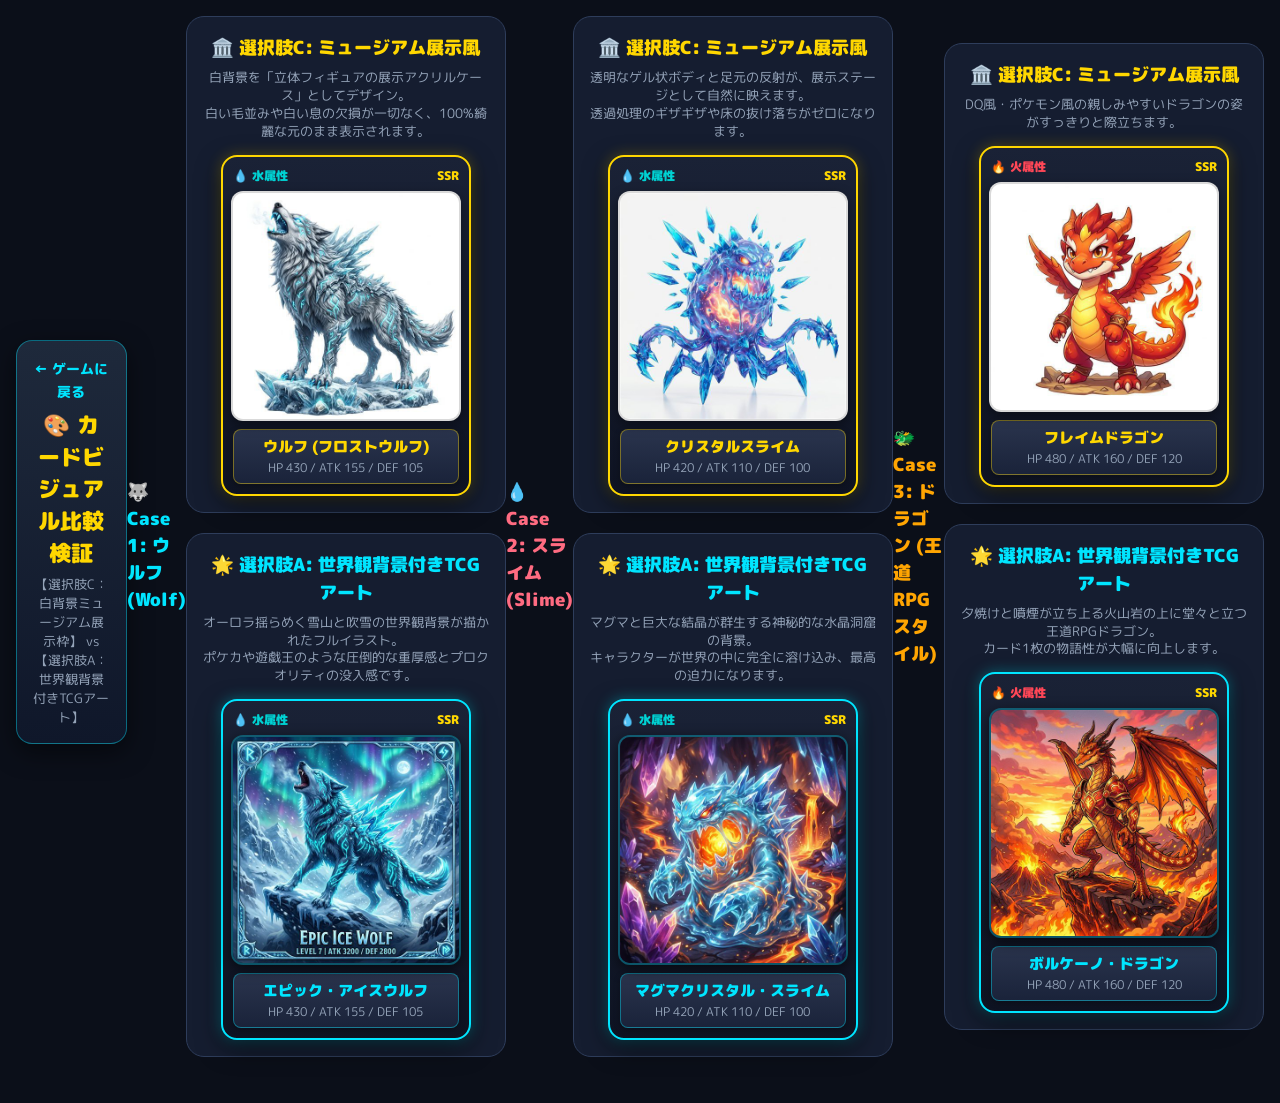
<file: sample_comparison.html>
<!DOCTYPE html>
<html lang="ja">
<head>
  <meta charset="UTF-8">
  <meta name="viewport" content="width=device-width, initial-scale=1.0">
  <title>スタイル比較検証 - 選択肢C vs 選択肢A</title>
  <link rel="preconnect" href="https://fonts.googleapis.com">
  <link rel="preconnect" href="https://fonts.gstatic.com" crossorigin>
  <link href="https://fonts.googleapis.com/css2?family=M+PLUS+Rounded+1c:wght@700;800;900&family=Outfit:wght@800;900&display=swap" rel="stylesheet">
  <link rel="stylesheet" href="src/css/style.css?v=4.0.0-transparent-assets">
  <style>
    body {
      background: #0b0f19;
      color: #fff;
      font-family: 'M PLUS Rounded 1c', sans-serif;
      margin: 0;
      padding: 16px;
      box-sizing: border-box;
    }
    .header-banner {
      text-align: center;
      padding: 16px;
      background: linear-gradient(180deg, #1e293b, #0f172a);
      border-radius: 16px;
      border: 1px solid rgba(0, 229, 255, 0.4);
      margin-bottom: 20px;
      box-shadow: 0 8px 24px rgba(0, 0, 0, 0.5);
    }
    .comp-grid {
      display: grid;
      grid-template-columns: repeat(auto-fit, minmax(320px, 1fr));
      gap: 20px;
      margin-bottom: 30px;
    }
    .comp-box {
      background: #151d30;
      border-radius: 18px;
      border: 1px solid #2e3d5b;
      padding: 16px;
      display: flex;
      flex-direction: column;
      align-items: center;
    }
    .comp-title {
      font-size: 1.15rem;
      font-weight: 900;
      margin-bottom: 8px;
      text-align: center;
    }
    .comp-desc {
      font-size: 0.8rem;
      color: #94a3b8;
      margin-bottom: 14px;
      line-height: 1.4;
      text-align: center;
    }

    /* 選択肢C: ミュージアム・フィギュア展示風 プレミアムフレーム */
    .museum-card {
      width: 250px;
      background: linear-gradient(180deg, #1a2236, #0e1322);
      border-radius: 16px;
      border: 2px solid #ffd700;
      padding: 10px;
      box-shadow: 0 8px 24px rgba(0, 0, 0, 0.6), 0 0 14px rgba(255, 215, 0, 0.3);
      display: flex;
      flex-direction: column;
      align-items: center;
      position: relative;
    }
    .museum-frame {
      width: 230px;
      height: 230px;
      background: #ffffff;
      border-radius: 12px;
      overflow: hidden;
      display: flex;
      justify-content: center;
      align-items: center;
      border: 2px solid rgba(0, 0, 0, 0.15);
      box-shadow: inset 0 0 10px rgba(0, 0, 0, 0.12), 0 4px 12px rgba(0, 0, 0, 0.4);
      position: relative;
    }
    .museum-frame img {
      width: 100%;
      height: 100%;
      object-fit: contain;
    }
    .museum-plate {
      margin-top: 8px;
      width: 100%;
      background: linear-gradient(180deg, #2a344d, #1a233a);
      border: 1px solid rgba(255, 215, 0, 0.4);
      border-radius: 8px;
      padding: 6px;
      text-align: center;
      box-shadow: 0 2px 6px rgba(0,0,0,0.3);
    }

    /* 選択肢A: 王道TCG・世界観背景付きカードアート */
    .tcg-card {
      width: 250px;
      background: linear-gradient(180deg, #1a2236, #0e1322);
      border-radius: 16px;
      border: 2px solid #00e5ff;
      padding: 10px;
      box-shadow: 0 8px 24px rgba(0, 0, 0, 0.6), 0 0 14px rgba(0, 229, 255, 0.4);
      display: flex;
      flex-direction: column;
      align-items: center;
    }
    .tcg-frame {
      width: 230px;
      height: 230px;
      border-radius: 12px;
      overflow: hidden;
      display: flex;
      justify-content: center;
      align-items: center;
      border: 2px solid rgba(0, 229, 255, 0.3);
      box-shadow: 0 4px 14px rgba(0, 0, 0, 0.6);
      position: relative;
    }
    .tcg-frame img {
      width: 100%;
      height: 100%;
      object-fit: cover;
    }
  </style>
</head>
<body>

  <div class="header-banner">
    <div style="margin-bottom: 6px;">
      <a href="index.html" style="color: #00e5ff; text-decoration: none; font-weight: 800; font-size: 0.9rem;">← ゲームに戻る</a>
    </div>
    <h1 style="font-size: 1.35rem; font-weight: 900; color: #ffd700; margin: 0 0 6px 0;">
      🎨 カードビジュアル比較検証
    </h1>
    <div style="font-size: 0.82rem; color: #94a3b8;">
      【選択肢C：白背景ミュージアム展示枠】 vs 【選択肢A：世界観背景付きTCGアート】
    </div>
  </div>

  <!-- ウルフ比較 -->
  <div style="font-size: 1.1rem; font-weight: 900; color: #00e5ff; margin-bottom: 12px;">
    🐺 Case 1: ウルフ (Wolf)
  </div>
  <div class="comp-grid">
    <!-- 選択肢C: ミュージアム風白背景 -->
    <div class="comp-box">
      <div class="comp-title" style="color: #ffd700;">
        🏛️ 選択肢C: ミュージアム展示風
      </div>
      <div class="comp-desc">
        白背景を「立体フィギュアの展示アクリルケース」としてデザイン。<br>
        白い毛並みや白い息の欠損が一切なく、100%綺麗な元のまま表示されます。
      </div>
      <div class="museum-card">
        <div style="display:flex; justify-content:space-between; width:100%; margin-bottom:6px; font-weight:900; font-size:0.75rem;">
          <span style="color:#00d2d3;">💧 水属性</span>
          <span style="color:#ffd700;">SSR</span>
        </div>
        <div class="museum-frame">
          <img src="src/assets/images/monsters_epic/wolf.jpg" alt="ウルフ">
        </div>
        <div class="museum-plate">
          <div style="font-weight:900; font-size:0.92rem; color:#ffd700;">ウルフ (フロストウルフ)</div>
          <div style="font-size:0.72rem; color:#94a3b8; margin-top:2px;">HP 430 / ATK 155 / DEF 105</div>
        </div>
      </div>
    </div>

    <!-- 選択肢A: 世界観背景付きTCGアート -->
    <div class="comp-box">
      <div class="comp-title" style="color: #00e5ff;">
        🌟 選択肢A: 世界観背景付きTCGアート
      </div>
      <div class="comp-desc">
        オーロラ揺らめく雪山と吹雪の世界観背景が描かれたフルイラスト。<br>
        ポケカや遊戯王のような圧倒的な重厚感とプロクオリティの没入感です。
      </div>
      <div class="tcg-card">
        <div style="display:flex; justify-content:space-between; width:100%; margin-bottom:6px; font-weight:900; font-size:0.75rem;">
          <span style="color:#00d2d3;">💧 水属性</span>
          <span style="color:#ffd700;">SSR</span>
        </div>
        <div class="tcg-frame">
          <img src="src/assets/images/samples/wolf_tcg_bg.jpg" alt="ウルフTCG">
        </div>
        <div class="museum-plate" style="border-color: rgba(0, 229, 255, 0.4);">
          <div style="font-weight:900; font-size:0.92rem; color:#00e5ff;">エピック・アイスウルフ</div>
          <div style="font-size:0.72rem; color:#94a3b8; margin-top:2px;">HP 430 / ATK 155 / DEF 105</div>
        </div>
      </div>
    </div>
  </div>

  <!-- スライム比較 -->
  <div style="font-size: 1.1rem; font-weight: 900; color: #ff6b81; margin-bottom: 12px;">
    💧 Case 2: スライム (Slime)
  </div>
  <div class="comp-grid">
    <!-- 選択肢C: ミュージアム風白背景 -->
    <div class="comp-box">
      <div class="comp-title" style="color: #ffd700;">
        🏛️ 選択肢C: ミュージアム展示風
      </div>
      <div class="comp-desc">
        透明なゲル状ボディと足元の反射が、展示ステージとして自然に映えます。<br>
        透過処理のギザギザや床の抜け落ちがゼロになります。
      </div>
      <div class="museum-card">
        <div style="display:flex; justify-content:space-between; width:100%; margin-bottom:6px; font-weight:900; font-size:0.75rem;">
          <span style="color:#00d2d3;">💧 水属性</span>
          <span style="color:#ffd700;">SSR</span>
        </div>
        <div class="museum-frame">
          <img src="src/assets/images/monsters_epic/slime.jpg" alt="スライム">
        </div>
        <div class="museum-plate">
          <div style="font-weight:900; font-size:0.92rem; color:#ffd700;">クリスタルスライム</div>
          <div style="font-size:0.72rem; color:#94a3b8; margin-top:2px;">HP 420 / ATK 110 / DEF 100</div>
        </div>
      </div>
    </div>

    <!-- 選択肢A: 世界観背景付きTCGアート -->
    <div class="comp-box">
      <div class="comp-title" style="color: #00e5ff;">
        🌟 選択肢A: 世界観背景付きTCGアート
      </div>
      <div class="comp-desc">
        マグマと巨大な結晶が群生する神秘的な水晶洞窟の背景。<br>
        キャラクターが世界の中に完全に溶け込み、最高の迫力になります。
      </div>
      <div class="tcg-card">
        <div style="display:flex; justify-content:space-between; width:100%; margin-bottom:6px; font-weight:900; font-size:0.75rem;">
          <span style="color:#00d2d3;">💧 水属性</span>
          <span style="color:#ffd700;">SSR</span>
        </div>
        <div class="tcg-frame">
          <img src="src/assets/images/samples/slime_tcg_bg.jpg" alt="スライムTCG">
        </div>
        <div class="museum-plate" style="border-color: rgba(0, 229, 255, 0.4);">
          <div style="font-weight:900; font-size:0.92rem; color:#00e5ff;">マグマクリスタル・スライム</div>
          <div style="font-size:0.72rem; color:#94a3b8; margin-top:2px;">HP 420 / ATK 110 / DEF 100</div>
        </div>
      </div>
    </div>
  </div>

  <!-- ドラゴン比較 (王道RPGスタイル) -->
  <div style="font-size: 1.1rem; font-weight: 900; color: #ffa502; margin-bottom: 12px;">
    🐲 Case 3: ドラゴン (王道RPGスタイル)
  </div>
  <div class="comp-grid">
    <!-- 選択肢C: ミュージアム風白背景 -->
    <div class="comp-box">
      <div class="comp-title" style="color: #ffd700;">
        🏛️ 選択肢C: ミュージアム展示風
      </div>
      <div class="comp-desc">
        DQ風・ポケモン風の親しみやすいドラゴンの姿がすっきりと際立ちます。
      </div>
      <div class="museum-card">
        <div style="display:flex; justify-content:space-between; width:100%; margin-bottom:6px; font-weight:900; font-size:0.75rem;">
          <span style="color:#ff4757;">🔥 火属性</span>
          <span style="color:#ffd700;">SSR</span>
        </div>
        <div class="museum-frame">
          <img src="src/assets/images/monsters_heroic/dragon.jpg" alt="ドラゴン">
        </div>
        <div class="museum-plate">
          <div style="font-weight:900; font-size:0.92rem; color:#ffd700;">フレイムドラゴン</div>
          <div style="font-size:0.72rem; color:#94a3b8; margin-top:2px;">HP 480 / ATK 160 / DEF 120</div>
        </div>
      </div>
    </div>

    <!-- 選択肢A: 世界観背景付きTCGアート -->
    <div class="comp-box">
      <div class="comp-title" style="color: #00e5ff;">
        🌟 選択肢A: 世界観背景付きTCGアート
      </div>
      <div class="comp-desc">
        夕焼けと噴煙が立ち上る火山岩の上に堂々と立つ王道RPGドラゴン。<br>
        カード1枚の物語性が大幅に向上します。
      </div>
      <div class="tcg-card">
        <div style="display:flex; justify-content:space-between; width:100%; margin-bottom:6px; font-weight:900; font-size:0.75rem;">
          <span style="color:#ff4757;">🔥 火属性</span>
          <span style="color:#ffd700;">SSR</span>
        </div>
        <div class="tcg-frame">
          <img src="src/assets/images/samples/dragon_heroic_bg.jpg" alt="ドラゴンTCG">
        </div>
        <div class="museum-plate" style="border-color: rgba(0, 229, 255, 0.4);">
          <div style="font-weight:900; font-size:0.92rem; color:#00e5ff;">ボルケーノ・ドラゴン</div>
          <div style="font-size:0.72rem; color:#94a3b8; margin-top:2px;">HP 480 / ATK 160 / DEF 120</div>
        </div>
      </div>
    </div>
  </div>

</body>
</html>
</file>
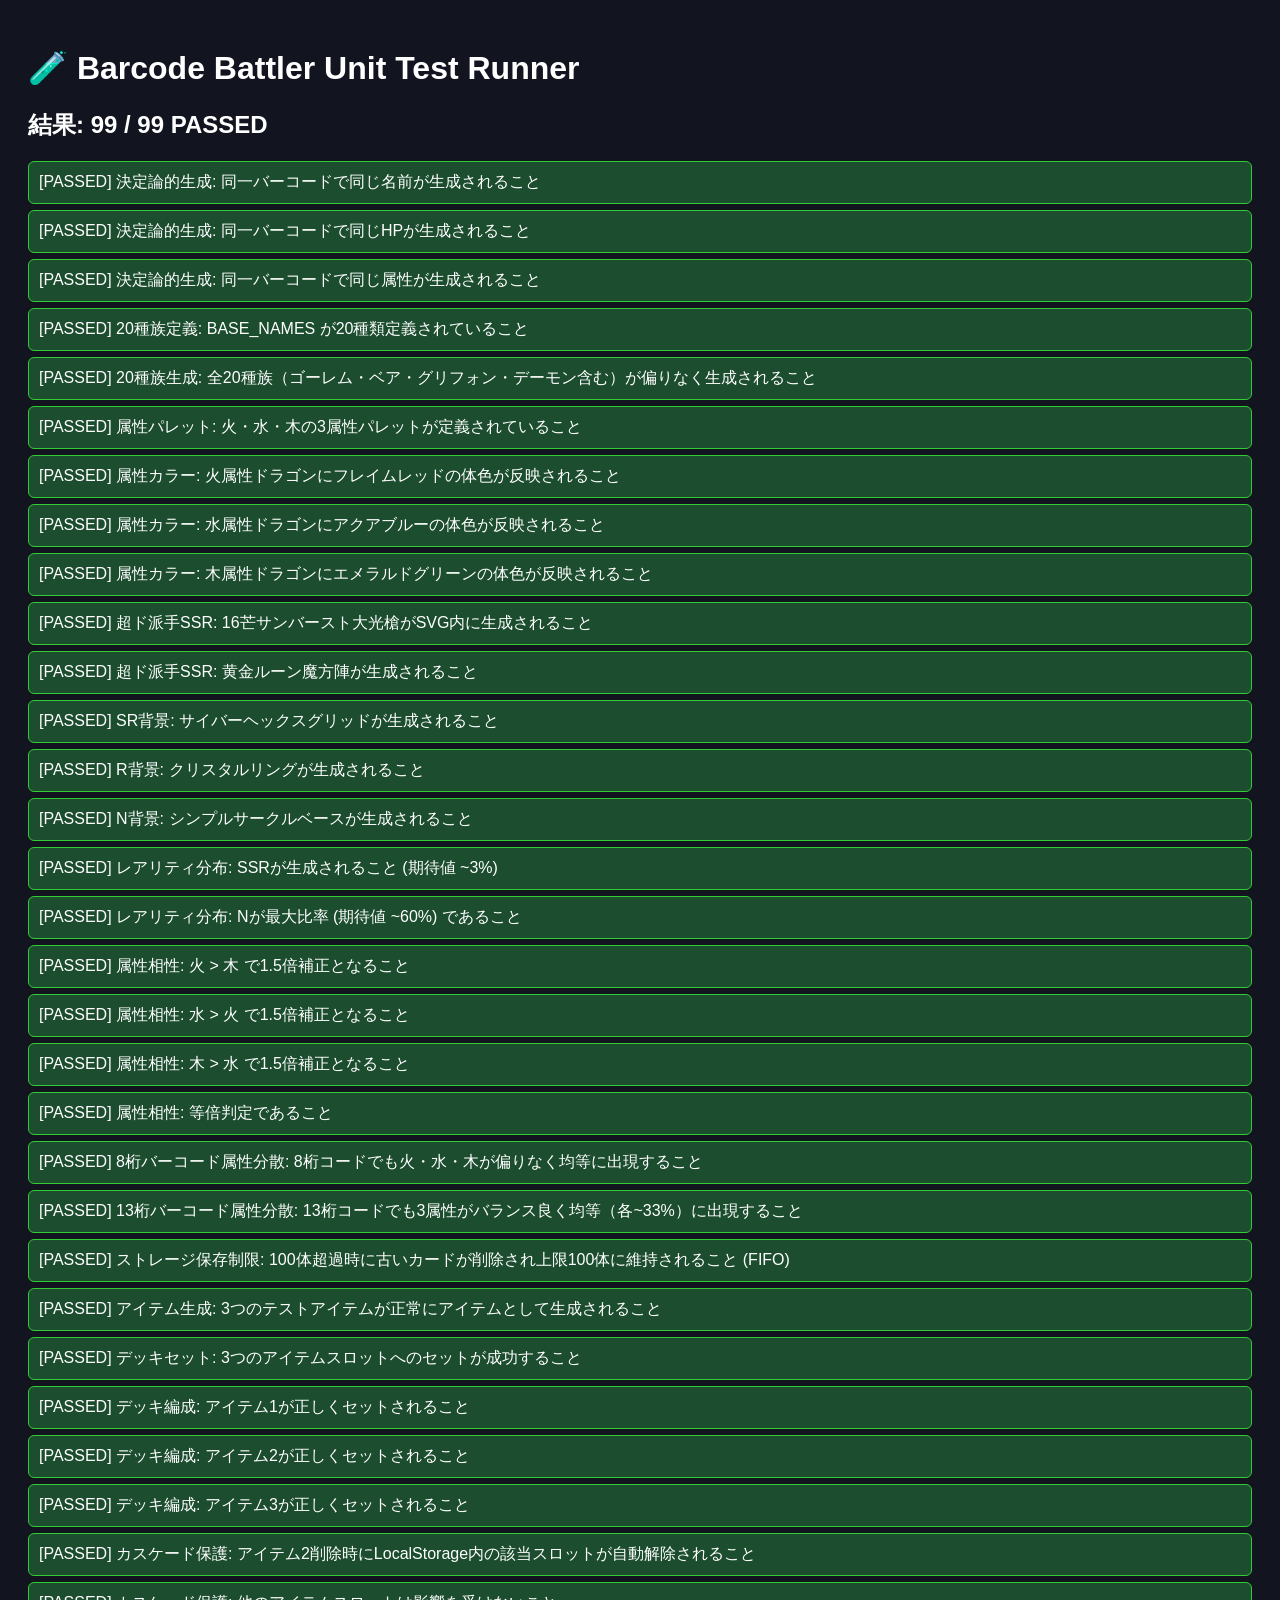
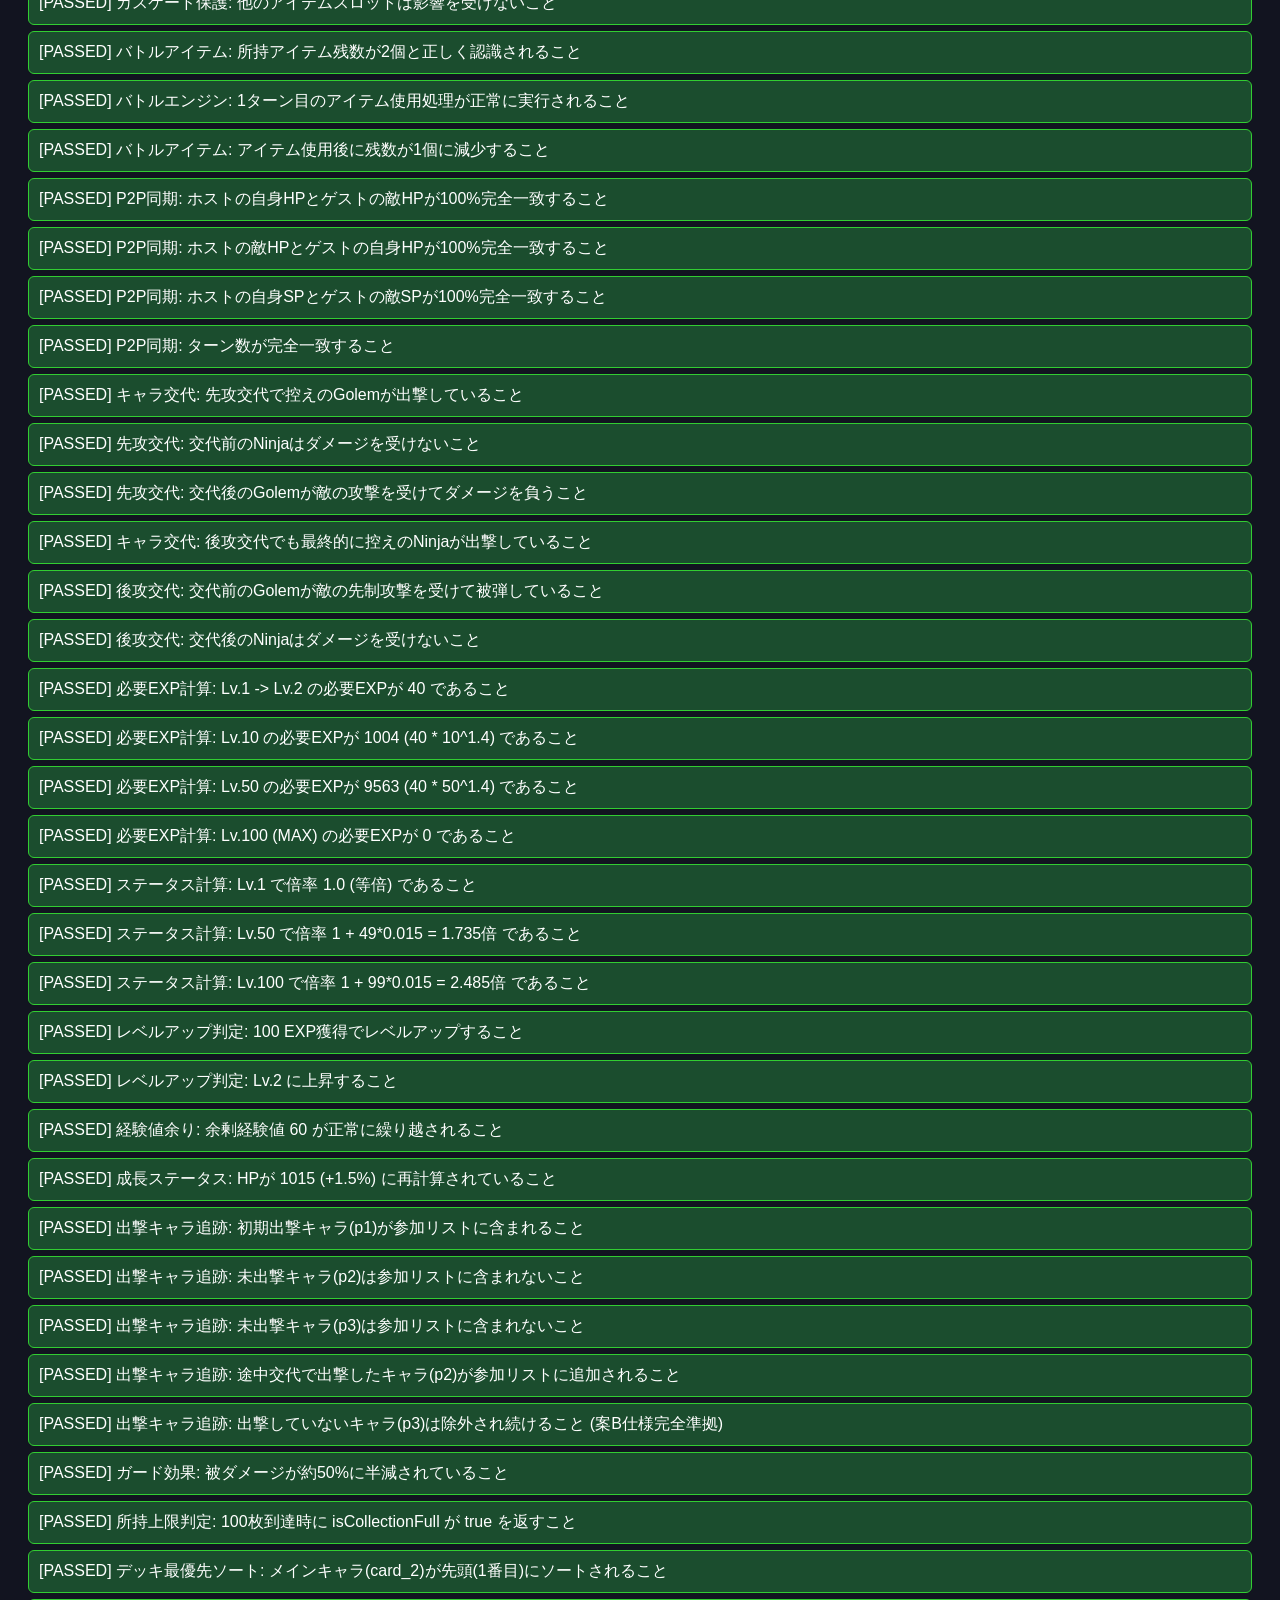
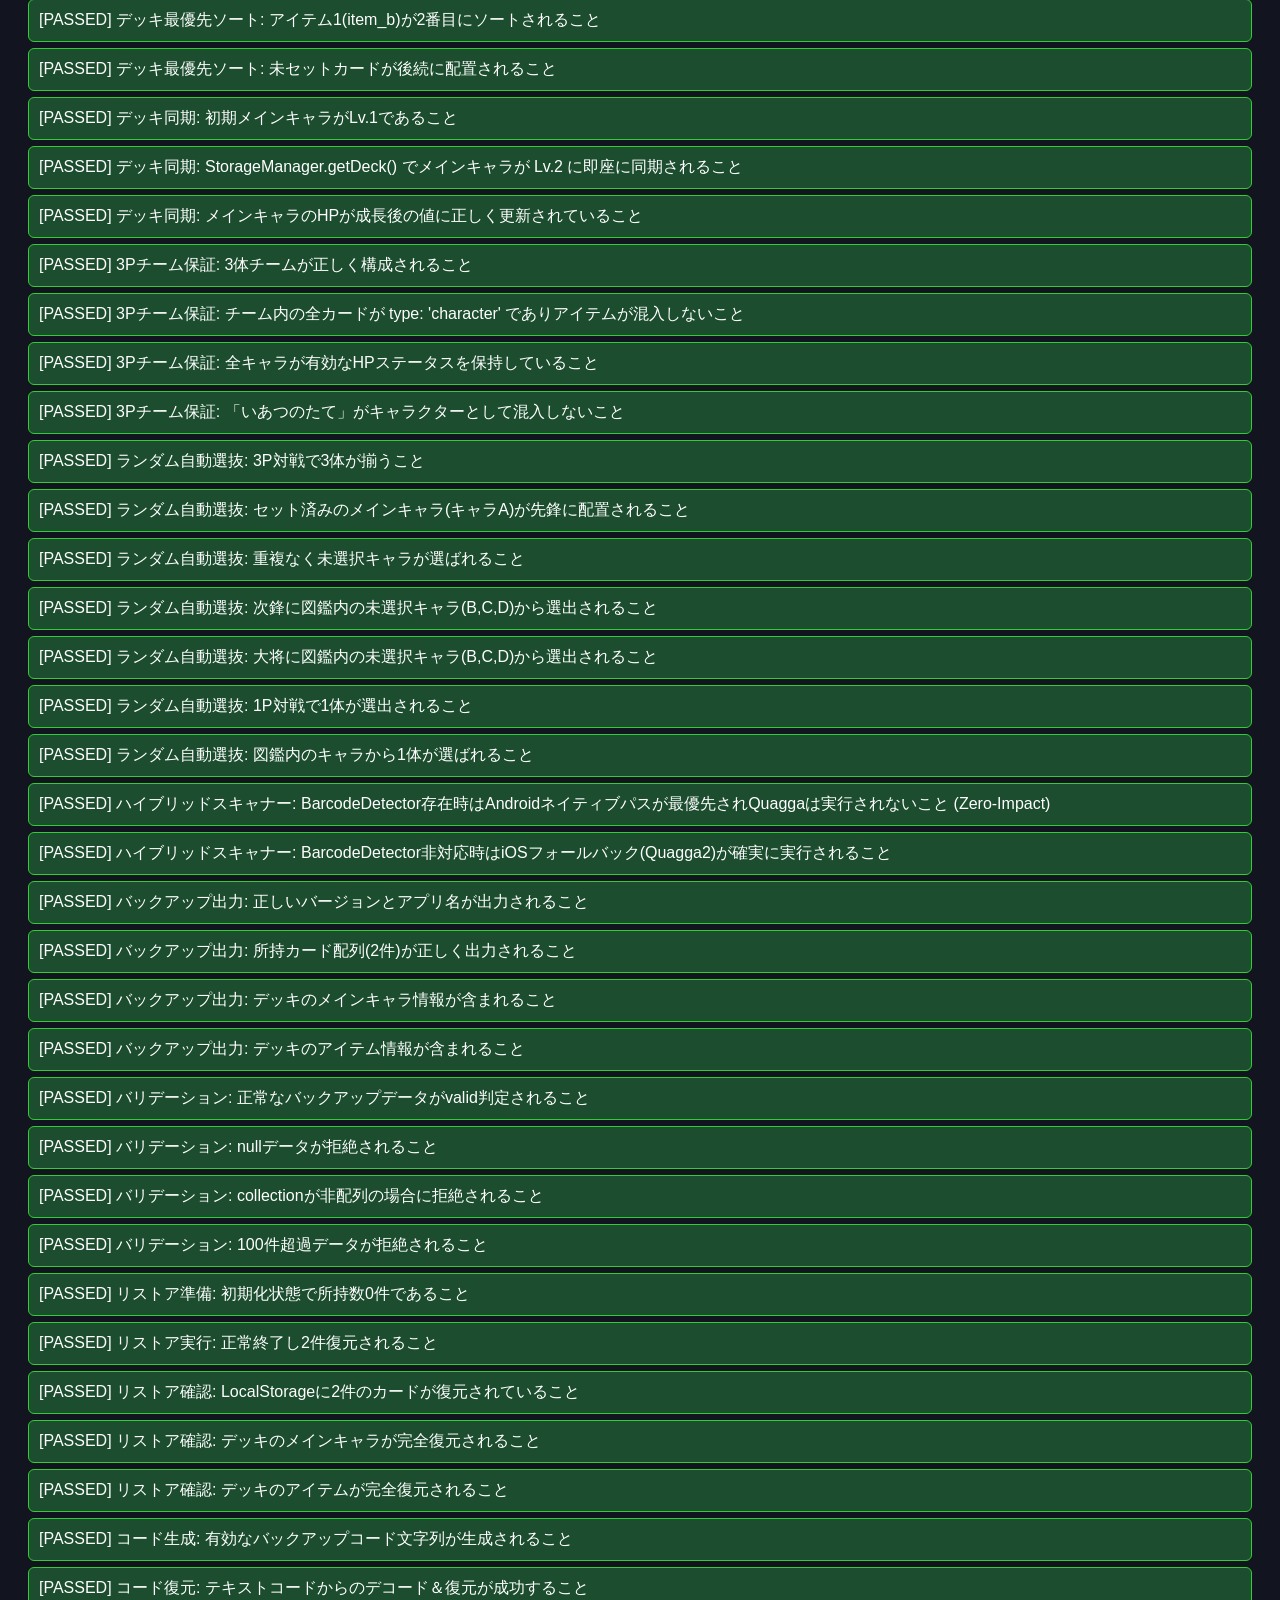
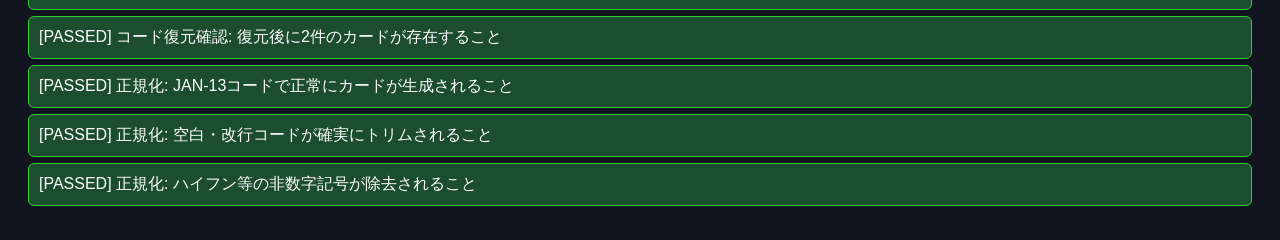
<file: tests/test-runner.html>
<!DOCTYPE html>
<html lang="ja">
<head>
  <meta charset="UTF-8">
  <title>Barcode Battler Unit Test Runner</title>
  <style>
    body { font-family: sans-serif; background: #121420; color: #fff; padding: 20px; }
    .test-item { padding: 10px; margin: 6px 0; border-radius: 6px; }
    .PASSED { background: #1b4d2e; border: 1px solid #32cd32; }
    .FAILED { background: #4d1b1b; border: 1px solid #ff4500; }
  </style>
</head>
<body>
  <h1>🧪 Barcode Battler Unit Test Runner</h1>
  <div id="test-results">実行中...</div>

  <script type="module">
    import { runAllTests } from './unit-tests.js';

    document.addEventListener('DOMContentLoaded', () => {
      const results = runAllTests();
      const container = document.getElementById('test-results');
      container.innerHTML = "";

      let passedCount = 0;
      results.forEach(r => {
        if (r.status === 'PASSED') passedCount++;
        const div = document.createElement('div');
        div.className = `test-item ${r.status}`;
        div.textContent = `[${r.status}] ${r.name}`;
        container.appendChild(div);
      });

      const summary = document.createElement('h2');
      summary.textContent = `結果: ${passedCount} / ${results.length} PASSED`;
      container.insertBefore(summary, container.firstChild);
    });
  </script>
</body>
</html>
</file>
<file: src/css/style.css>
/* ==========================================================================
   Barcode Battler - Cyber Arctic Arcade Theme Stylesheet (v2.4.4)
   ========================================================================== */

:root {
  --bg-color: #0b0e1b;
  --surface-color: #161b30;
  --surface-card: #1f2540;
  --primary-pink: #ff0055;
  --secondary-cyan: #00e5ff;
  --accent-gold: #ffd700;
  --element-fire: #ff3344;
  --element-water: #00d2ff;
  --element-wood: #00ff88;
  --text-main: #ffffff;
  --text-muted: #8c9ba5;
  --font-family: 'M PLUS Rounded 1c', sans-serif;
  --font-arcade: 'Outfit', 'Press Start 2P', monospace;
}

* {
  box-sizing: border-box;
  margin: 0;
  padding: 0;
  user-select: none;
  -webkit-tap-highlight-color: transparent;
}

body {
  background-color: var(--bg-color);
  color: var(--text-main);
  font-family: var(--font-family);
  display: flex;
  justify-content: center;
  align-items: center;
  min-height: 100vh;
  overflow-x: hidden;
  width: 100%;
}

#app-container {
  width: 100%;
  max-width: 480px;
  height: 100vh;
  height: 100dvh;
  max-height: 100dvh;
  background: radial-gradient(circle at top, #181d33 0%, #0b0e1b 100%);
  border-left: 2px solid #2e3656;
  border-right: 2px solid #2e3656;
  position: relative;
  display: flex;
  flex-direction: column;
  box-shadow: 0 0 35px rgba(0, 229, 255, 0.2);
  overflow-x: hidden;
  overflow-y: hidden;
  box-sizing: border-box;
}

/* 画面切替 */
.screen {
  display: none;
  flex-direction: column;
  height: 100%;
  width: 100%;
  max-width: 100%;
  padding: 10px 12px;
  overflow-y: auto;
  overflow-x: hidden;
  box-sizing: border-box;
}

.screen.active {
  display: flex;
}

/* ヘッダー */
header {
  display: flex;
  justify-content: space-between;
  align-items: center;
  padding-bottom: 8px;
  border-bottom: 2px solid #2e3656;
  width: 100%;
  box-sizing: border-box;
}

h1.logo {
  font-size: 1.25rem;
  font-weight: 900;
  color: var(--primary-pink);
  text-shadow: 0 0 12px rgba(255, 0, 85, 0.6);
  letter-spacing: 1px;
  display: inline-block;
}

.version-tag {
  font-family: var(--font-arcade);
  font-size: 0.65rem;
  color: var(--accent-gold);
  background: rgba(255, 215, 0, 0.15);
  border: 1px solid var(--accent-gold);
  padding: 1px 6px;
  border-radius: 8px;
  margin-left: 6px;
  vertical-align: middle;
}

.counter-badge {
  background: var(--surface-card);
  padding: 4px 10px;
  border-radius: 20px;
  font-size: 0.8rem;
  color: var(--secondary-cyan);
  border: 1px solid var(--secondary-cyan);
  white-space: nowrap;
}

/* タブボタン */
.tab-btn {
  flex: 1;
  padding: 8px;
  background: var(--surface-color);
  border: 1px solid #3d4670;
  border-radius: 10px;
  color: var(--text-muted);
  font-weight: 800;
  font-size: 0.82rem;
  cursor: pointer;
  transition: all 0.2s ease;
}

.tab-btn.active {
  background: var(--secondary-cyan);
  color: #000;
  border-color: var(--secondary-cyan);
  box-shadow: 0 0 10px rgba(0, 229, 255, 0.4);
}

.sub-tab-btn {
  padding: 5px 12px;
  background: rgba(255,255,255,0.05);
  border: 1px solid #3d4670;
  border-radius: 8px;
  color: var(--text-muted);
  font-weight: 800;
  font-size: 0.75rem;
  cursor: pointer;
  transition: all 0.2s ease;
}

.sub-tab-btn.active {
  background: var(--accent-gold);
  color: #000;
  border-color: var(--accent-gold);
}

.btn-danger {
  background: linear-gradient(135deg, #ff0055 0%, #aa0033 100%);
  color: #fff;
  border: 1px solid #ff0055;
}

.btn-danger:active {
  transform: scale(0.98);
}

/* ==========================================================================
   図鑑カードアイテム (v2.4.4: 縦完全フィット・能力値常時表示・レアリティ発光＆デッキ外枠)
   ========================================================================== */
.card-item {
  background: var(--surface-color);
  border: 1.5px solid #2e3656;
  border-radius: 16px;
  padding: 10px 8px 8px 8px;
  text-align: center;
  position: relative;
  cursor: pointer;
  display: flex;
  flex-direction: column;
  align-items: center;
  justify-content: space-between;
  transition: transform 0.2s ease, box-shadow 0.2s ease, border-color 0.2s ease;
  width: 100%;
  max-width: 100%;
  min-width: 0;
  min-height: 168px;
  height: auto;
  box-sizing: border-box;
}

.card-item:hover {
  transform: translateY(-2px);
}

/* ① レアリティ別【発光オーラエフェクト】 */
.card-item.rarity-SSR {
  box-shadow: 0 0 16px rgba(255, 215, 0, 0.75), inset 0 0 10px rgba(255, 215, 0, 0.3) !important;
  background: radial-gradient(circle at top, rgba(255, 215, 0, 0.16) 0%, #161b30 85%) !important;
}

.card-item.rarity-SR {
  box-shadow: 0 0 14px rgba(176, 102, 255, 0.65), inset 0 0 8px rgba(176, 102, 255, 0.25) !important;
  background: radial-gradient(circle at top, rgba(176, 102, 255, 0.14) 0%, #161b30 85%) !important;
}

.card-item.rarity-R {
  box-shadow: 0 0 10px rgba(0, 229, 255, 0.5) !important;
  background: radial-gradient(circle at top, rgba(0, 229, 255, 0.1) 0%, #161b30 85%) !important;
}

.card-item.rarity-N {
  box-shadow: 0 2px 6px rgba(0, 0, 0, 0.4) !important;
}

/* ② デッキ選択中【外枠をしっかり太く囲う】 */
.card-item.is-deck-set {
  border: 2.5px solid var(--secondary-cyan) !important;
}

/* 左上「✅ DECK」インジケータータグ */
.deck-ribbon {
  position: absolute;
  top: 5px;
  left: 5px;
  background: var(--secondary-cyan);
  color: #000;
  font-size: 0.62rem;
  font-weight: 900;
  padding: 2px 6px;
  border-radius: 5px;
  z-index: 3;
  box-shadow: 0 1px 5px rgba(0,0,0,0.6);
  line-height: 1.2;
}

/* 左上 レベルバッジ */
.level-badge {
  position: absolute;
  top: 5px;
  left: 5px;
  background: rgba(0, 0, 0, 0.8);
  color: var(--accent-gold);
  border: 1px solid var(--accent-gold);
  font-size: 0.64rem;
  font-weight: 900;
  padding: 1px 5px;
  border-radius: 5px;
  z-index: 2;
  box-shadow: 0 1px 4px rgba(0,0,0,0.7);
  line-height: 1.2;
}



/* 右上 役職バッジ（カード内側右上隅に完全格納） */
.slot-badge {
  position: absolute;
  top: 5px;
  right: 5px;
  font-size: 0.64rem;
  font-weight: 900;
  padding: 2px 6px;
  border-radius: 6px;
  color: #000;
  box-shadow: 0 1px 5px rgba(0,0,0,0.6);
  z-index: 3;
  line-height: 1.2;
}

.badge-main { background: var(--secondary-cyan); color: #000; }
.badge-sub1 { background: #b066ff; color: #fff; }
.badge-sub2 { background: var(--primary-pink); color: #fff; }
.badge-item { background: var(--accent-gold); color: #000; }

/* EXP プログレスバー */
.exp-bar-container {
  width: 100%;
  margin: 6px 0 10px 0;
  background: rgba(0, 0, 0, 0.5);
  border: 1px solid rgba(255, 215, 0, 0.3);
  border-radius: 8px;
  padding: 6px 8px;
  box-sizing: border-box;
}

.exp-text-row {
  display: flex;
  justify-content: space-between;
  align-items: center;
  font-size: 0.75rem;
  font-weight: 800;
  color: var(--accent-gold);
  margin-bottom: 4px;
}

.exp-gauge-bg {
  width: 100%;
  height: 6px;
  background: #252b48;
  border-radius: 3px;
  overflow: hidden;
}

.exp-gauge-fill {
  height: 100%;
  width: 0%;
  background: linear-gradient(90deg, #ffc107, #ffd700);
  box-shadow: 0 0 8px rgba(255, 215, 0, 0.6);
  transition: width 0.3s ease;
}

/* 100枚超過選択モーダル */
.storage-limit-list {
  max-height: 240px;
  overflow-y: auto;
  display: flex;
  flex-direction: column;
  gap: 6px;
  margin: 10px 0;
  padding: 4px;
  box-sizing: border-box;
}

.storage-limit-card {
  display: flex;
  align-items: center;
  justify-content: space-between;
  padding: 6px 10px;
  background: var(--surface-card);
  border: 1px solid rgba(255,255,255,0.15);
  border-radius: 8px;
  cursor: pointer;
  transition: all 0.2s ease;
}

.storage-limit-card:hover, .storage-limit-card.selected {
  border-color: var(--primary-pink);
  background: rgba(255, 0, 85, 0.15);
  box-shadow: 0 0 8px rgba(255, 0, 85, 0.4);
}

/* カード内テキスト・ステータストレイ（黒ベース高コントラストで完全視認） */
.card-name-box {
  font-weight: 900;
  font-size: 0.8rem;
  margin: 5px 0 4px 0;
  line-height: 1.25;
  width: 100%;
  text-align: center;
  color: #ffffff;
  min-height: 2.4em;
  display: flex;
  align-items: center;
  justify-content: center;
  flex-wrap: wrap;
}

.card-stat-tray {
  background: rgba(0, 0, 0, 0.7);
  border: 1px solid rgba(255, 255, 255, 0.2);
  border-radius: 8px;
  padding: 4px 6px;
  width: 100%;
  display: flex;
  justify-content: space-around;
  align-items: center;
  font-size: 0.76rem;
  font-weight: 900;
  margin-top: auto;
  box-sizing: border-box;
}

.card-item-tray {
  background: rgba(0, 0, 0, 0.7);
  border: 1px solid rgba(255, 215, 0, 0.4);
  border-radius: 8px;
  padding: 4px 6px;
  width: 100%;
  color: var(--accent-gold);
  font-size: 0.74rem;
  font-weight: 900;
  text-align: center;
  margin-top: auto;
  line-height: 1.3;
  word-break: break-word;
  box-sizing: border-box;
}

/* モード選択ボタン */
.mode-btn {
  flex: 1;
  padding: 10px;
  background: var(--surface-card);
  border: 1px solid #3d4670;
  border-radius: 12px;
  color: var(--text-muted);
  font-weight: 800;
  font-size: 0.8rem;
  cursor: pointer;
}

.mode-btn.active {
  background: var(--accent-gold);
  color: #000;
  border-color: var(--accent-gold);
}

/* デッキスロット表示 */
.deck-slot-box {
  background: var(--surface-color);
  border: 1px solid #2e3656;
  border-radius: 14px;
  padding: 8px 12px;
  width: 100%;
  box-sizing: border-box;
}

.slot-label {
  font-size: 0.76rem;
  color: var(--secondary-cyan);
  font-weight: 800;
}

.slot-content {
  font-size: 0.85rem;
  font-weight: 800;
  margin-top: 3px;
}

/* 大型ボタン */
.btn {
  display: inline-flex;
  justify-content: center;
  align-items: center;
  min-height: 50px;
  padding: 10px 16px;
  border-radius: 16px;
  font-size: 1.02rem;
  font-weight: 800;
  border: none;
  cursor: pointer;
  transition: transform 0.1s ease, box-shadow 0.2s ease;
  color: #fff;
  width: 100%;
  margin-bottom: 6px;
  text-shadow: 1px 1px 2px rgba(0,0,0,0.5);
  box-sizing: border-box;
  padding: 10px 14px;
  font-size: 0.92rem;
}

.btn:active {
  transform: scale(0.96);
}

.btn:disabled {
  opacity: 0.4;
  cursor: not-allowed;
  transform: none;
}

.btn-primary {
  background: linear-gradient(135deg, #ff0055, #ff4570);
  box-shadow: 0 4px 16px rgba(255, 0, 85, 0.4);
}

.btn-secondary {
  background: linear-gradient(135deg, #00e5ff, #0088ff);
  box-shadow: 0 4px 16px rgba(0, 229, 255, 0.4);
}

.btn-gold {
  background: linear-gradient(135deg, #ffd700, #ff8c00);
  color: #000;
  text-shadow: none;
  box-shadow: 0 4px 16px rgba(255, 215, 0, 0.4);
}

.btn-dark {
  background: var(--surface-card);
  border: 1px solid #3d4670;
}

.btn-group {
  display: flex;
  gap: 8px;
  width: 100%;
  box-sizing: border-box;
}

.btn-group .btn {
  flex: 1;
  margin-bottom: 0;
}

/* キャラクター展示カード (実機完全フィット・縦幅ゆったり最適化) */
.char-showcase {
  flex: 0 1 auto;
  min-height: 220px;
  max-height: calc(100dvh - 210px);
  display: flex;
  flex-direction: column;
  justify-content: center;
  align-items: center;
  margin: 6px 0 10px 0;
  background: var(--surface-color);
  border-radius: 16px;
  border: 2px solid #2e3656;
  position: relative;
  overflow: hidden;
  padding: 12px 10px;
  width: 100%;
  box-sizing: border-box;
}

.level-badge-home {
  display: inline-block;
  background: rgba(0, 0, 0, 0.85);
  color: var(--accent-gold);
  border: 1px solid var(--accent-gold);
  font-size: 0.76rem;
  font-weight: 900;
  padding: 1px 6px;
  border-radius: 5px;
  box-shadow: 0 0 8px rgba(255, 215, 0, 0.4);
  margin-right: 4px;
}

.sprite-container {
  width: 105px;
  height: 105px;
  display: flex;
  justify-content: center;
  align-items: center;
  margin-bottom: 8px;
  filter: drop-shadow(0 4px 10px rgba(0, 0, 0, 0.6));
}

.sprite-container svg {
  width: 100%;
  height: 100%;
}

.char-name {
  font-size: 1.02rem;
  font-weight: 800;
  margin-bottom: 3px;
  line-height: 1.3;
}

.element-tag {
  display: inline-block;
  padding: 2px 8px;
  border-radius: 8px;
  font-size: 0.75rem;
  font-weight: 800;
}
.element-火 { background: var(--element-fire); color: #fff; }
.element-水 { background: var(--element-water); color: #000; }
.element-木 { background: var(--element-wood); color: #000; }

.rarity-tag {
  font-family: var(--font-arcade);
  color: var(--accent-gold);
  font-weight: 900;
  margin-left: 6px;
}

/* スキャン画面 */
.camera-box {
  width: 100%;
  height: 240px;
  background: #000;
  border-radius: 18px;
  position: relative;
  overflow: hidden;
  display: flex;
  justify-content: center;
  align-items: center;
  border: 2px solid var(--secondary-cyan);
  box-sizing: border-box;
}

.camera-box video,
.camera-box video.videoCamera {
  width: 100% !important;
  height: 100% !important;
  object-fit: cover !important;
  position: absolute !important;
  top: 0 !important;
  left: 0 !important;
  z-index: 2 !important;
  display: block !important;
  background: transparent !important;
}

.camera-box canvas.drawingBuffer {
  display: none !important;
}

.scan-laser {
  position: absolute;
  top: 0;
  left: 0;
  width: 100%;
  height: 4px;
  background: var(--primary-pink);
  box-shadow: 0 0 15px var(--primary-pink);
  animation: scanAnim 2s infinite ease-in-out;
  pointer-events: none;
  z-index: 10;
}

@keyframes scanAnim {
  0% { top: 10%; }
  50% { top: 90%; }
  100% { top: 10%; }
}

.demo-barcode-section {
  margin-top: 10px;
  background: var(--surface-color);
  padding: 10px;
  border-radius: 14px;
  text-align: center;
  width: 100%;
  box-sizing: border-box;
}

.demo-btn-grid {
  display: grid;
  grid-template-columns: 1fr 1fr;
  gap: 6px;
  margin-top: 6px;
}

.demo-btn {
  padding: 8px;
  background: var(--surface-card);
  border: 1px solid #3d4670;
  border-radius: 8px;
  color: #fff;
  font-size: 0.8rem;
  cursor: pointer;
}

/* メモ入力 */
.memo-input {
  width: 100%;
  padding: 10px;
  border-radius: 10px;
  background: var(--surface-card);
  border: 1px solid #3d4670;
  color: #fff;
  font-family: var(--font-family);
  margin: 8px 0;
  box-sizing: border-box;
}

/* 図鑑一覧グリッド (横見切れゼロ・縦スクロール完全対応) */
.collection-grid {
  display: grid;
  grid-template-columns: repeat(2, 1fr);
  gap: 10px;
  overflow-y: auto;
  overflow-x: hidden;
  padding: 6px 4px 40px 4px;
  width: 100%;
  box-sizing: border-box;
}

.card-item .mini-sprite {
  width: 60px;
  height: 60px;
  display: flex;
  justify-content: center;
  align-items: center;
  margin-top: 4px;
}

.card-item .mini-sprite svg {
  width: 100%;
  height: 100%;
}

/* バトル画面 */
.battle-stage {
  flex: 1;
  display: flex;
  flex-direction: column;
  gap: 4px;
  width: 100%;
  box-sizing: border-box;
}

.fighter-bar {
  background: var(--surface-color);
  border-radius: 10px;
  padding: 5px 8px;
  border: 1px solid #2e3656;
}

.hp-gauge-bg {
  width: 100%;
  height: 7px;
  background: #252b48;
  border-radius: 4px;
  margin-top: 3px;
  overflow: hidden;
}

.hp-gauge-fill {
  height: 100%;
  width: 100%;
  background: linear-gradient(90deg, #ff0055, #00ff88);
  transition: width 0.3s ease;
}

.sp-gauge-bg {
  width: 100%;
  height: 4px;
  background: #252b48;
  border-radius: 4px;
  margin-top: 2px;
  overflow: hidden;
}

.sp-gauge-fill {
  height: 100%;
  width: 0%;
  background: var(--accent-gold);
  box-shadow: 0 0 6px var(--accent-gold);
  transition: width 0.3s ease;
}

/* 3P対戦 チームサブカプセルスロット（ノースクロール完全対応） */
.team-sub-slots {
  display: grid;
  grid-template-columns: repeat(3, 1fr);
  gap: 4px;
  margin-top: 4px;
  width: 100%;
  box-sizing: border-box;
}

.team-slot-card {
  background: rgba(0, 0, 0, 0.45);
  border: 1px solid rgba(255, 255, 255, 0.12);
  border-radius: 6px;
  padding: 2px 4px;
  display: flex;
  flex-direction: column;
  gap: 2px;
  min-width: 0;
  box-sizing: border-box;
  transition: all 0.2s ease;
}

.team-slot-card.active {
  border-color: var(--accent-gold);
  background: rgba(255, 215, 0, 0.12);
  box-shadow: 0 0 6px rgba(255, 215, 0, 0.35);
}

.team-slot-card.defeated {
  opacity: 0.35;
  filter: grayscale(1);
  border-color: rgba(255, 50, 50, 0.3);
}

.team-slot-header {
  display: flex;
  justify-content: space-between;
  align-items: center;
  font-size: 0.64rem;
  font-weight: 900;
  line-height: 1.1;
  white-space: nowrap;
  overflow: hidden;
}

.team-slot-name {
  overflow: hidden;
  text-overflow: ellipsis;
  white-space: nowrap;
  color: #ffffff;
}

.team-slot-hp-text {
  font-size: 0.58rem;
  font-weight: 800;
  color: var(--secondary-cyan);
  margin-left: auto;
  white-space: nowrap;
}

.team-slot-hp-bg {
  width: 100%;
  height: 3px;
  background: rgba(255, 255, 255, 0.15);
  border-radius: 2px;
  overflow: hidden;
}

.team-slot-hp-fill {
  height: 100%;
  width: 100%;
  background: linear-gradient(90deg, #ff0055, #00ff88);
  transition: width 0.25s ease;
}

.battle-arena {
  display: flex;
  justify-content: space-around;
  align-items: center;
  padding: 4px 0;
  width: 100%;
}

.arena-char {
  display: flex;
  flex-direction: column;
  align-items: center;
}

.battle-log-box {
  background: #090c16;
  border: 1px solid #2e3656;
  border-radius: 8px;
  padding: 6px;
  height: 54px;
  overflow-y: auto;
  font-size: 0.73rem;
  line-height: 1.35;
  color: var(--text-muted);
  width: 100%;
  box-sizing: border-box;
}

/* モーダル */
.qte-modal {
  display: none;
  position: fixed;
  top: 0;
  left: 0;
  width: 100%;
  height: 100%;
  background: rgba(0, 0, 0, 0.75);
  backdrop-filter: blur(4px);
  z-index: 100;
  align-items: center;
  box-sizing: border-box;
}

.qte-modal.active {
  display: flex;
}

/* ==========================================
   TCGフルアートグラフィック表示スタイル (Full-Art TCG Card Visuals)
   ========================================== */
.card-art-img {
  width: 100%;
  height: 100%;
  object-fit: cover;
  border-radius: 8px;
  display: block;
  box-shadow: 0 4px 10px rgba(0, 0, 0, 0.5);
  transition: transform 0.2s ease-in-out, box-shadow 0.2s ease-in-out;
}

.card:hover .card-art-img {
  transform: scale(1.04);
}

.char-showcase .card-art-img {
  width: 105px;
  height: 105px;
  object-fit: cover;
  border-radius: 10px;
  margin: 0 auto;
}

.arena-char .mini-sprite {
  width: 75px;
  height: 75px;
  display: flex;
  justify-content: center;
  align-items: center;
}

.arena-char .card-art-img {
  width: 75px;
  height: 75px;
  object-fit: cover;
  border-radius: 8px;
}

/* レアリティ別 枠線・オーラエフェクト (SSR, SR, R, N のみ適用) */
.card-art-img.rarity-art-SSR {
  border: 2.5px solid #ffd700;
  box-shadow: 0 0 16px rgba(255, 215, 0, 0.85);
  animation: ssrPulse 2.5s infinite ease-in-out;
}

.card-art-img.rarity-art-SR {
  border: 2px solid #b066ff;
  box-shadow: 0 0 12px rgba(176, 102, 255, 0.75);
}

.card-art-img.rarity-art-R {
  border: 1.5px solid #00e5ff;
  box-shadow: 0 0 8px rgba(0, 229, 255, 0.6);
}

.card-art-img.rarity-art-N {
  border: 1px solid rgba(255, 255, 255, 0.3);
}

@keyframes ssrPulse {
  0%, 100% { box-shadow: 0 0 12px rgba(255, 215, 0, 0.8); }
  50% { box-shadow: 0 0 22px rgba(255, 215, 0, 1), 0 0 30px rgba(255, 100, 0, 0.5); }
}
</file>
